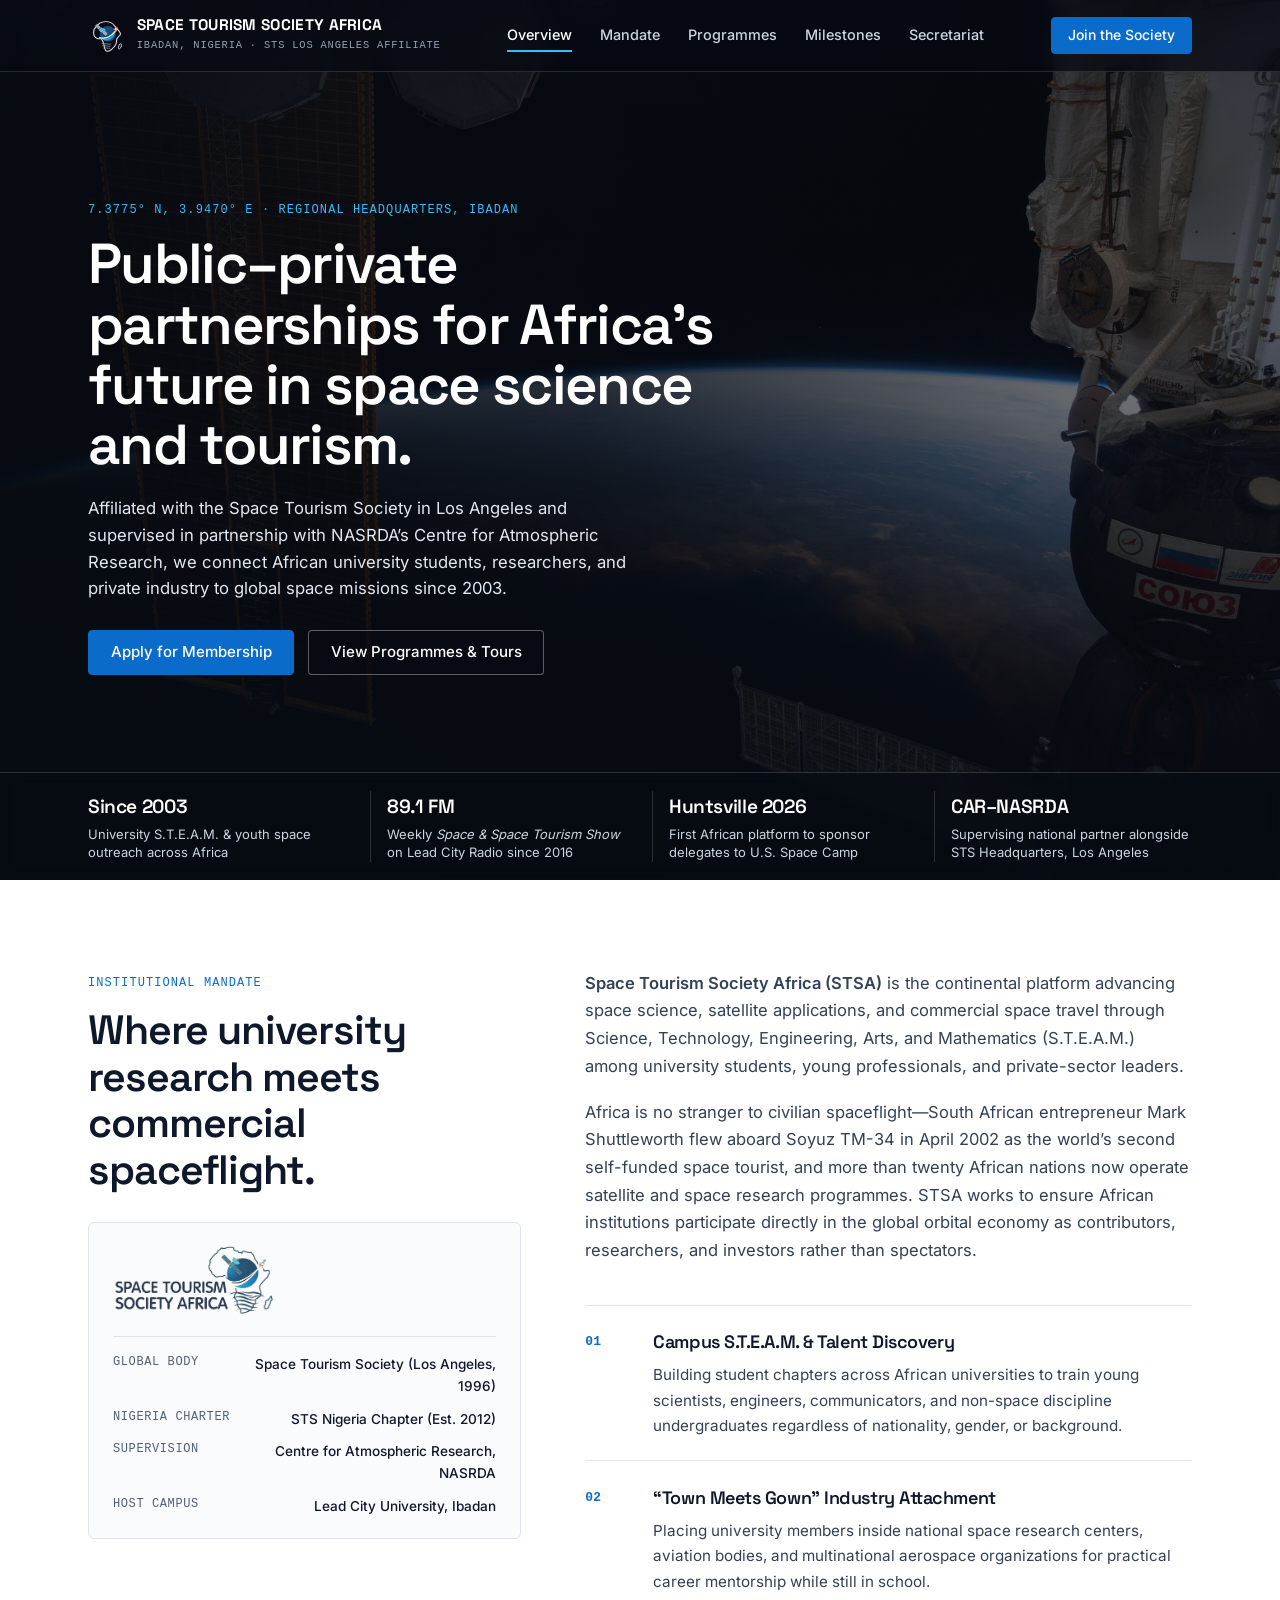
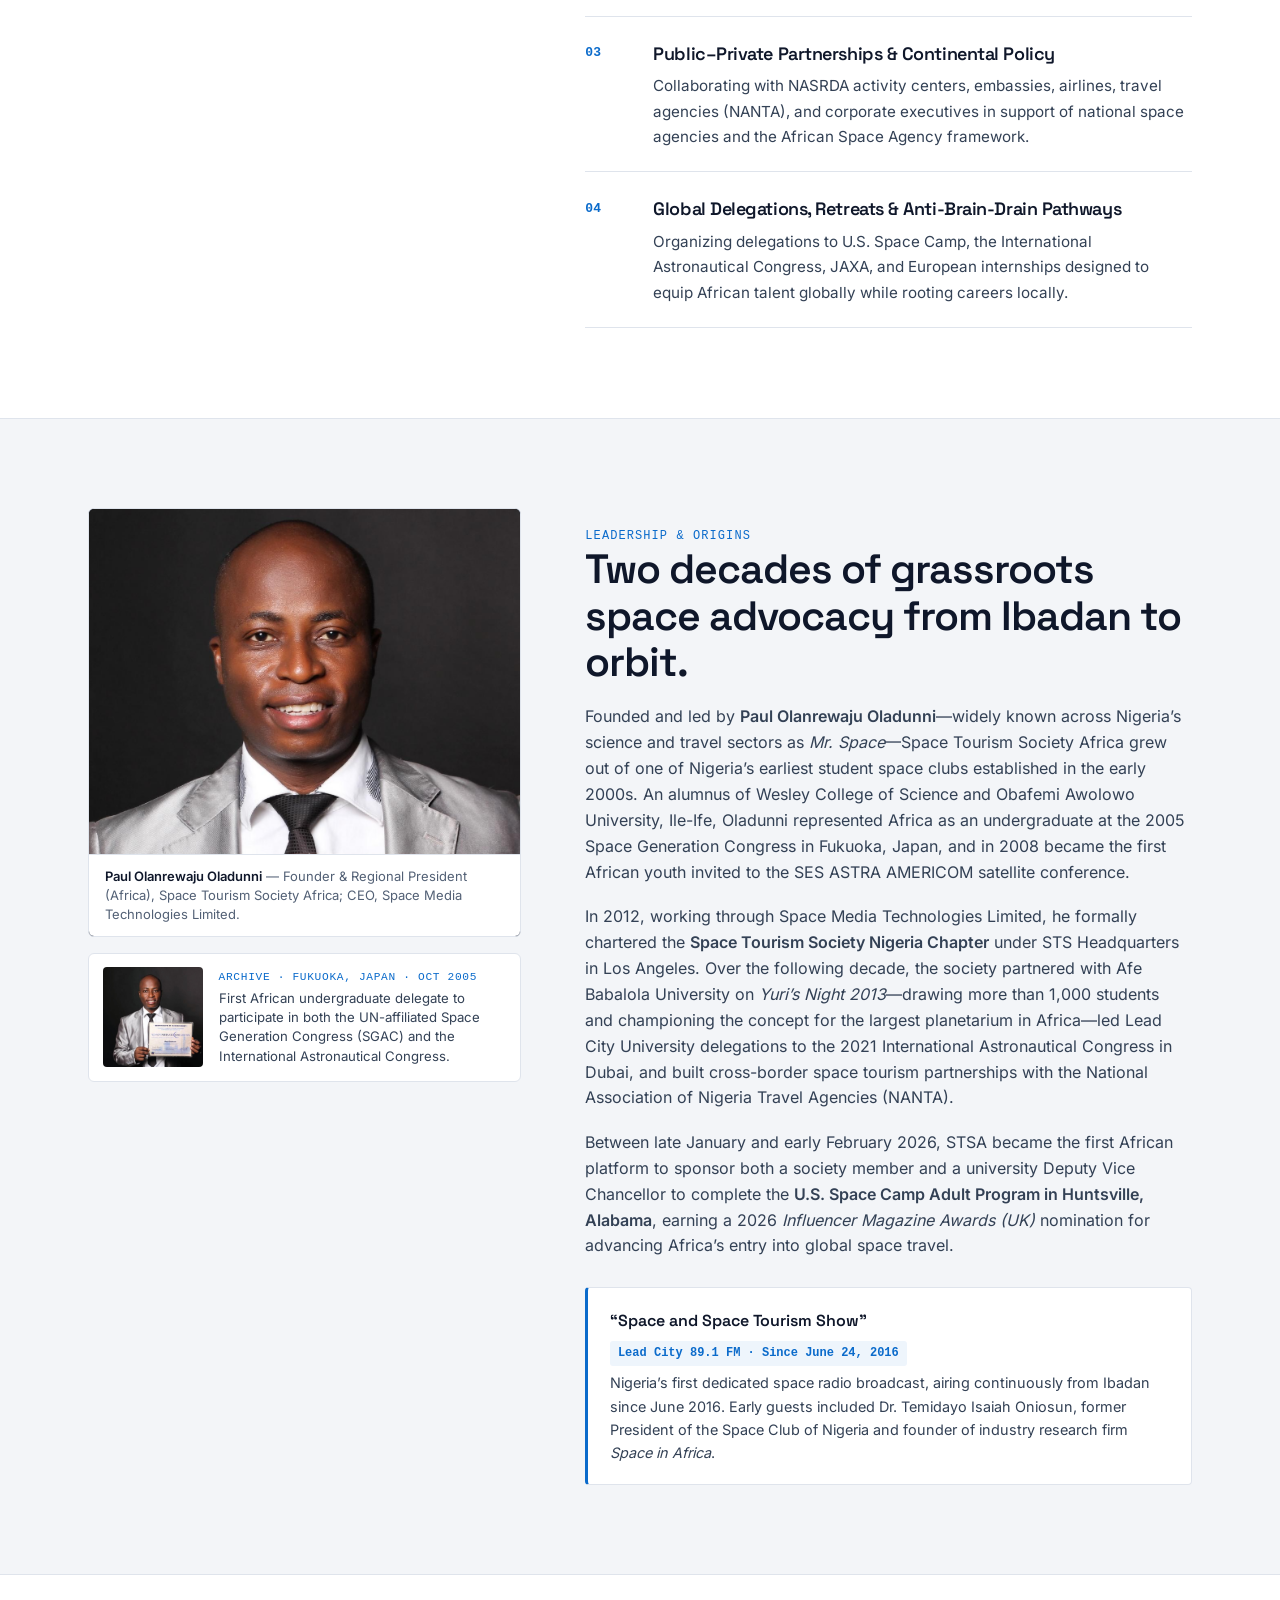
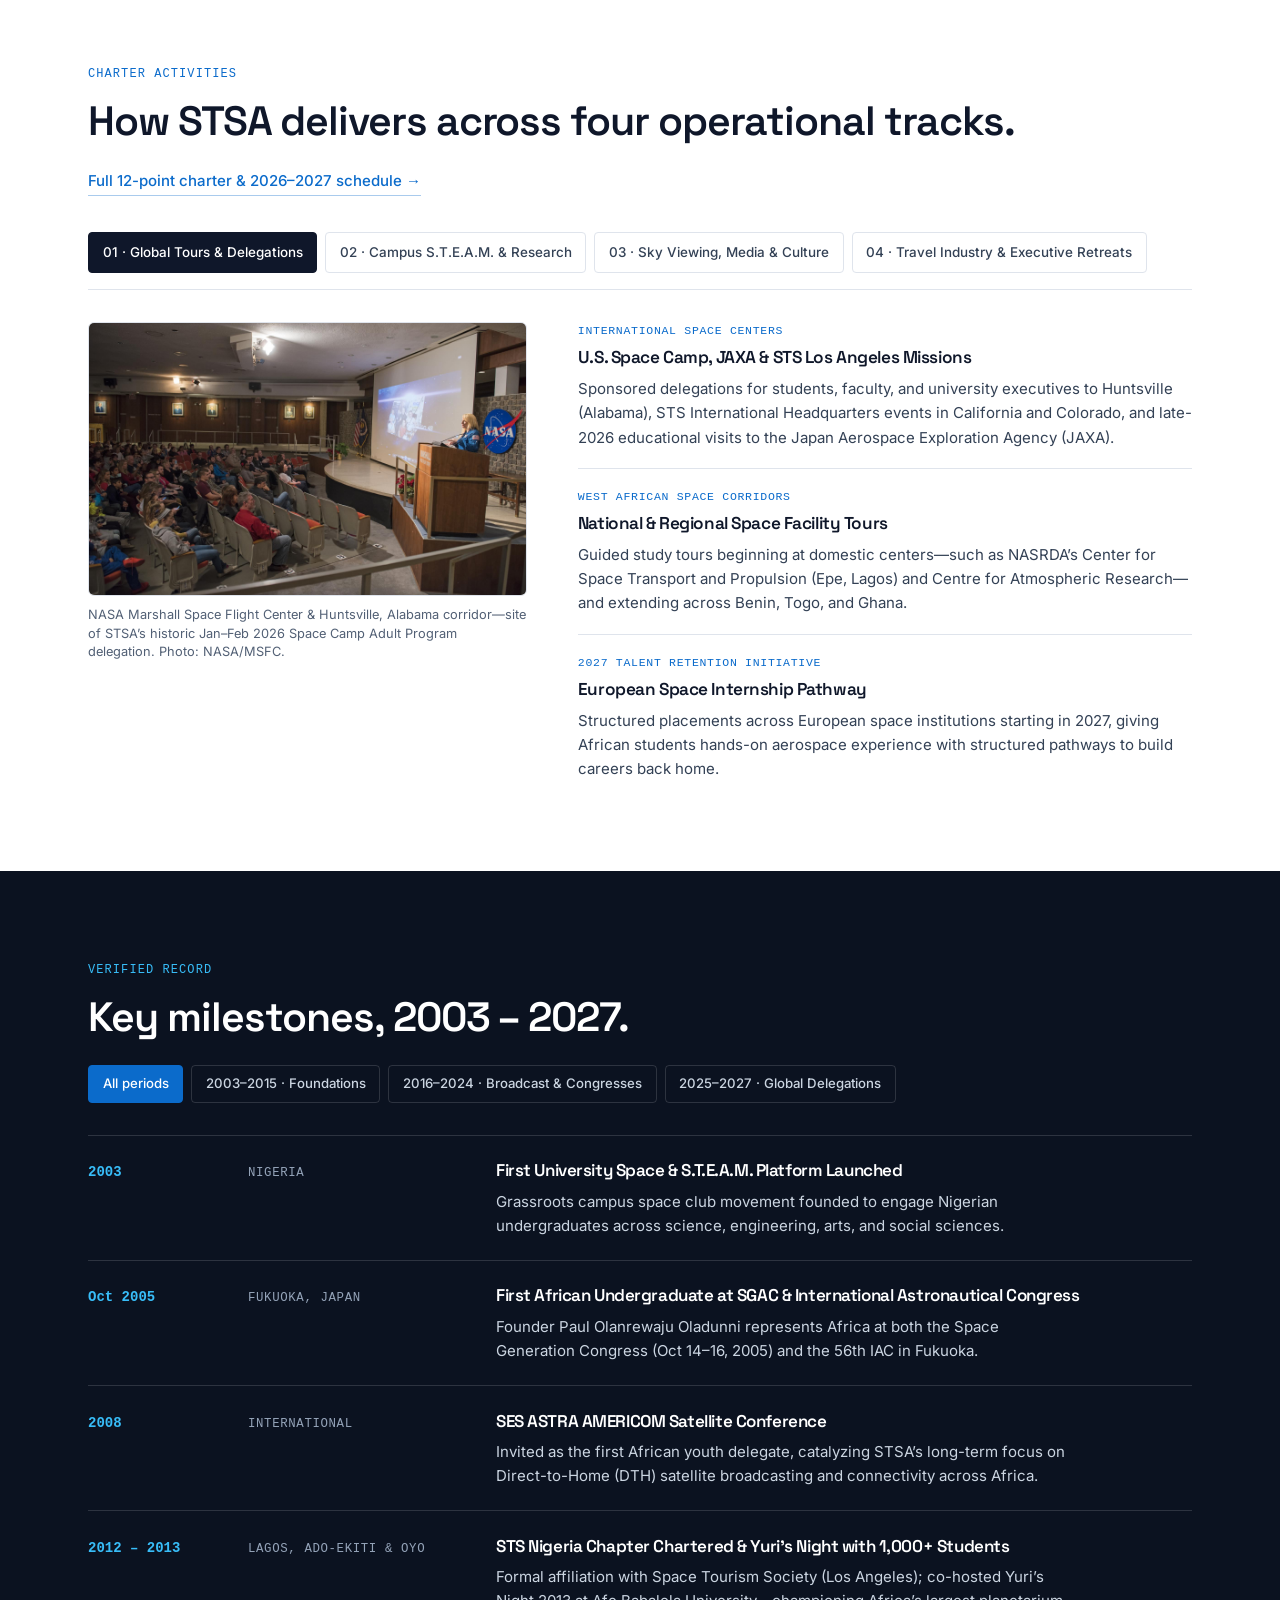
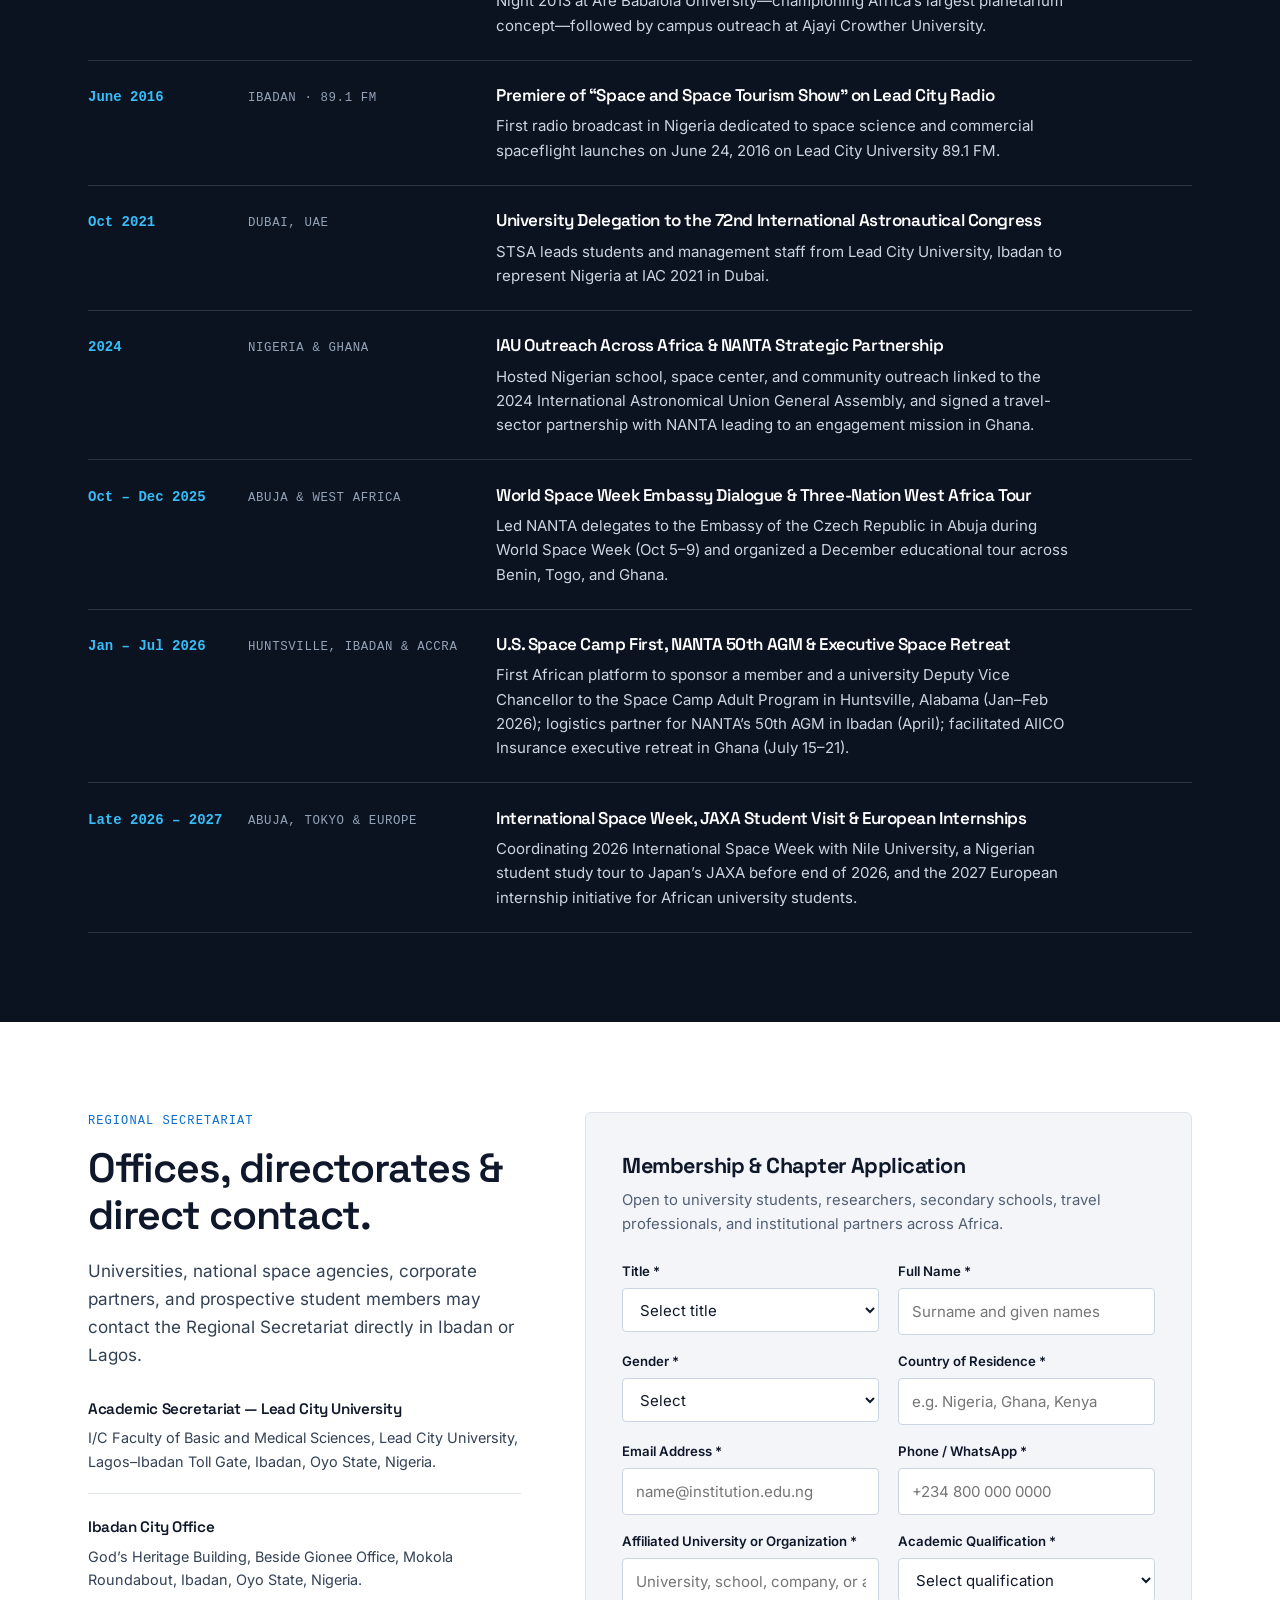
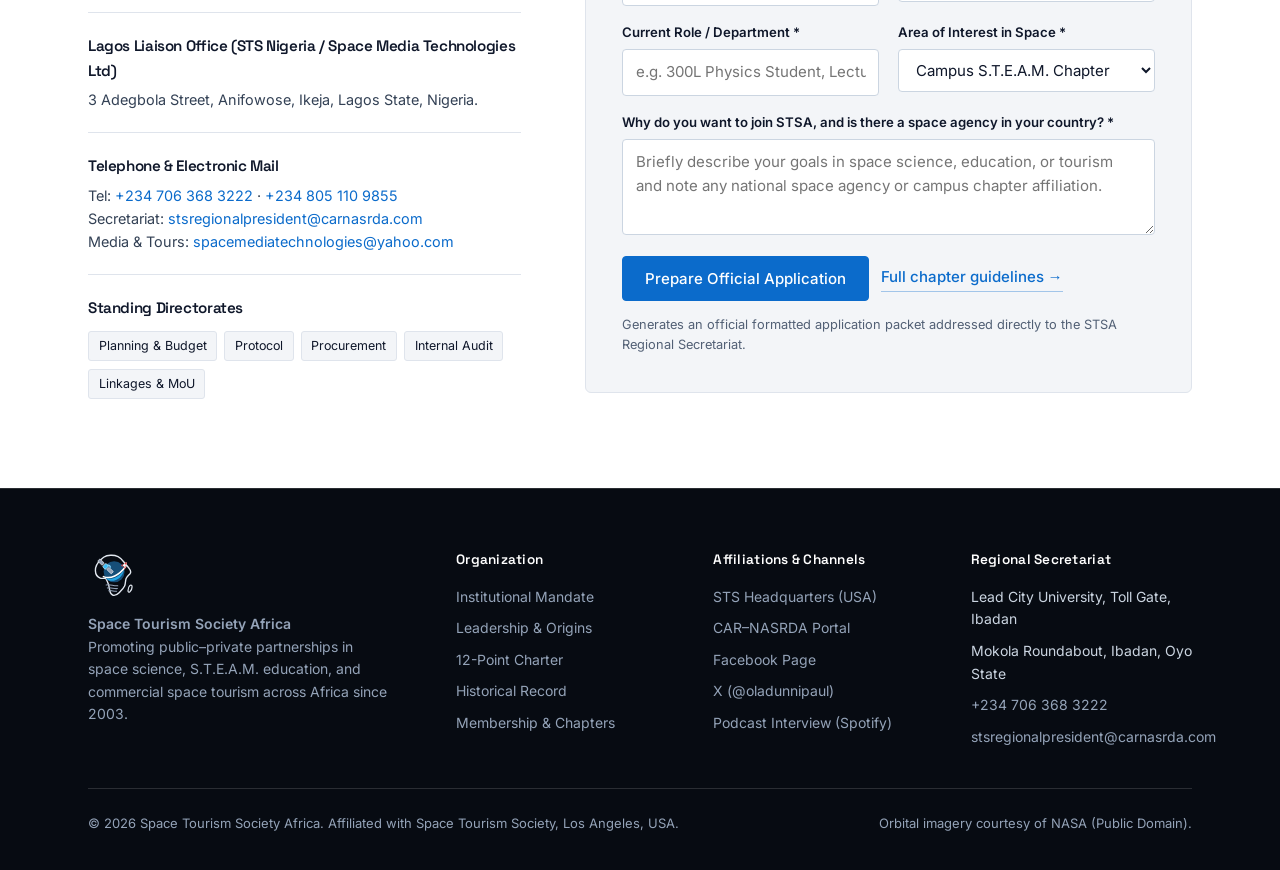
<file: index.html>
<!DOCTYPE html>
<html lang="en">
<head>
  <meta charset="utf-8">
  <meta name="viewport" content="width=device-width, initial-scale=1">
  <title>Space Tourism Society Africa — Official Regional Platform</title>
  <meta name="description" content="Space Tourism Society Africa (STSA) promotes public-private partnerships in space, university S.T.E.A.M. career development, and international space delegations across Africa. Headquartered in Ibadan, Nigeria and affiliated with Space Tourism Society, Los Angeles.">
  <link rel="icon" type="image/svg+xml" href="assets/images/favicon.svg">
  <link rel="stylesheet" href="css/styles.css">
</head>
<body>
  <a class="skip-link" href="#main-content">Skip to main content</a>

  <header class="site-header">
    <div class="container header-inner">
      <a class="brand" href="index.html" aria-label="Space Tourism Society Africa Home">
        <img class="brand-emblem" src="assets/images/stsa-mark-light.svg" width="38" height="38" alt="">
        <span class="brand-text">
          <span class="brand-name">SPACE TOURISM SOCIETY AFRICA</span>
          <span class="brand-sub">Ibadan, Nigeria &middot; STS Los Angeles Affiliate</span>
        </span>
      </a>

      <nav class="site-nav" aria-label="Primary navigation">
        <a href="index.html" aria-current="page">Overview</a>
        <a href="#mandate">Mandate</a>
        <a href="programmes.html">Programmes</a>
        <a href="#milestones">Milestones</a>
        <a href="#secretariat">Secretariat</a>
      </nav>

      <div class="header-actions">
        <a class="btn btn-primary btn-header" href="membership.html">Join the Society</a>
        <button class="nav-toggle" type="button" aria-expanded="false" aria-controls="mobile-menu" aria-label="Toggle navigation menu">
          <svg width="20" height="20" viewBox="0 0 24 24" fill="none" stroke="currentColor" stroke-width="2" stroke-linecap="round">
            <line x1="3" y1="6" x2="21" y2="6"></line>
            <line x1="3" y1="12" x2="21" y2="12"></line>
            <line x1="3" y1="18" x2="21" y2="18"></line>
          </svg>
        </button>
      </div>
    </div>

    <div class="mobile-menu" id="mobile-menu">
      <nav aria-label="Mobile navigation">
        <a href="index.html">Overview</a>
        <a href="#mandate">Mandate</a>
        <a href="programmes.html">Programmes &amp; Delegations</a>
        <a href="#milestones">Milestones</a>
        <a href="#secretariat">Regional Secretariat</a>
      </nav>
      <a class="btn btn-primary mobile-cta" href="membership.html">Apply for Membership</a>
    </div>
  </header>

  <main id="main-content">
    <!-- Hero -->
    <section class="hero" aria-labelledby="hero-heading">
      <div class="hero-media">
        <img
          src="assets/images/hero-orbital-sunset.jpg"
          alt="Low-Earth-orbit view across Earth's glowing blue atmospheric horizon framed by an International Space Station solar array"
          width="1920"
          height="1280"
          fetchpriority="high"
        >
      </div>

      <div class="container hero-body">
        <div class="hero-content">
          <p class="eyebrow eyebrow--dark">7.3775&deg; N, 3.9470&deg; E &middot; Regional Headquarters, Ibadan</p>
          <h1 class="hero-title" id="hero-heading">
            Public–private partnerships for Africa’s future in space science and tourism.
          </h1>
          <p class="hero-description">
            Affiliated with the Space Tourism Society in Los Angeles and supervised in partnership with NASRDA’s Centre for Atmospheric Research, we connect African university students, researchers, and private industry to global space missions since 2003.
          </p>
          <div class="hero-actions">
            <a class="btn btn-primary" href="membership.html">Apply for Membership</a>
            <a class="btn btn-outline-light" href="programmes.html">View Programmes &amp; Tours</a>
          </div>
        </div>
      </div>

      <div class="hero-ledger-wrap">
        <div class="container hero-ledger">
          <div class="ledger-item">
            <span class="ledger-value">Since 2003</span>
            <span class="ledger-label">University S.T.E.A.M. &amp; youth space outreach across Africa</span>
          </div>
          <div class="ledger-item">
            <span class="ledger-value">89.1 FM</span>
            <span class="ledger-label">Weekly <em>Space &amp; Space Tourism Show</em> on Lead City Radio since 2016</span>
          </div>
          <div class="ledger-item">
            <span class="ledger-value">Huntsville 2026</span>
            <span class="ledger-label">First African platform to sponsor delegates to U.S. Space Camp</span>
          </div>
          <div class="ledger-item">
            <span class="ledger-value">CAR–NASRDA</span>
            <span class="ledger-label">Supervising national partner alongside STS Headquarters, Los Angeles</span>
          </div>
        </div>
      </div>
    </section>

    <!-- Institutional Mandate -->
    <section class="section" id="mandate" aria-labelledby="mandate-heading">
      <div class="container mandate-grid">
        <div class="mandate-aside">
          <p class="eyebrow">Institutional Mandate</p>
          <h2 class="section-title" id="mandate-heading">Where university research meets commercial spaceflight.</h2>

          <div class="official-logo-box">
            <img
              src="assets/images/stsa-logo-dark.png"
              alt="Official emblem and wordmark of Space Tourism Society Africa"
              width="420"
              height="245"
              loading="lazy"
            >
            <ul class="affiliation-list">
              <li>
                <span class="affiliation-key">Global Body</span>
                <span class="affiliation-val">Space Tourism Society (Los Angeles, 1996)</span>
              </li>
              <li>
                <span class="affiliation-key">Nigeria Charter</span>
                <span class="affiliation-val">STS Nigeria Chapter (Est. 2012)</span>
              </li>
              <li>
                <span class="affiliation-key">Supervision</span>
                <span class="affiliation-val">Centre for Atmospheric Research, NASRDA</span>
              </li>
              <li>
                <span class="affiliation-key">Host Campus</span>
                <span class="affiliation-val">Lead City University, Ibadan</span>
              </li>
            </ul>
          </div>
        </div>

        <div class="mandate-prose">
          <p>
            <strong>Space Tourism Society Africa (STSA)</strong> is the continental platform advancing space science, satellite applications, and commercial space travel through Science, Technology, Engineering, Arts, and Mathematics (S.T.E.A.M.) among university students, young professionals, and private-sector leaders.
          </p>
          <p>
            Africa is no stranger to civilian spaceflight—South African entrepreneur Mark Shuttleworth flew aboard Soyuz TM-34 in April 2002 as the world’s second self-funded space tourist, and more than twenty African nations now operate satellite and space research programmes. STSA works to ensure African institutions participate directly in the global orbital economy as contributors, researchers, and investors rather than spectators.
          </p>

          <div class="pillars-list">
            <div class="pillar-row">
              <span class="pillar-num">01</span>
              <div>
                <h3>Campus S.T.E.A.M. &amp; Talent Discovery</h3>
                <p>Building student chapters across African universities to train young scientists, engineers, communicators, and non-space discipline undergraduates regardless of nationality, gender, or background.</p>
              </div>
            </div>

            <div class="pillar-row">
              <span class="pillar-num">02</span>
              <div>
                <h3>“Town Meets Gown” Industry Attachment</h3>
                <p>Placing university members inside national space research centers, aviation bodies, and multinational aerospace organizations for practical career mentorship while still in school.</p>
              </div>
            </div>

            <div class="pillar-row">
              <span class="pillar-num">03</span>
              <div>
                <h3>Public–Private Partnerships &amp; Continental Policy</h3>
                <p>Collaborating with NASRDA activity centers, embassies, airlines, travel agencies (NANTA), and corporate executives in support of national space agencies and the African Space Agency framework.</p>
              </div>
            </div>

            <div class="pillar-row">
              <span class="pillar-num">04</span>
              <div>
                <h3>Global Delegations, Retreats &amp; Anti-Brain-Drain Pathways</h3>
                <p>Organizing delegations to U.S. Space Camp, the International Astronautical Congress, JAXA, and European internships designed to equip African talent globally while rooting careers locally.</p>
              </div>
            </div>
          </div>
        </div>
      </div>
    </section>

    <!-- Leadership Profile -->
    <section class="section section--subtle" id="leadership" aria-labelledby="leadership-heading">
      <div class="container leadership-grid">
        <div class="portrait-stack">
          <figure class="media-frame">
            <img
              src="assets/images/paul-oladunni-portrait.jpg"
              alt="Paul Olanrewaju Oladunni, Founder and Regional President of Space Tourism Society Africa"
              width="1080"
              height="851"
              loading="lazy"
            >
            <figcaption class="media-caption">
              <strong>Paul Olanrewaju Oladunni</strong> &mdash; Founder &amp; Regional President (Africa), Space Tourism Society Africa; CEO, Space Media Technologies Limited.
            </figcaption>
          </figure>

          <div class="archival-card">
            <img
              src="assets/images/paul-oladunni-sgc-2005.jpg"
              alt="Archival photograph of Paul Oladunni holding his October 2005 Space Generation Congress certificate from Fukuoka, Japan"
              width="200"
              height="200"
              loading="lazy"
            >
            <div class="archival-meta">
              <span>Archive &middot; Fukuoka, Japan &middot; Oct 2005</span>
              First African undergraduate delegate to participate in both the UN-affiliated Space Generation Congress (SGAC) and the International Astronautical Congress.
            </div>
          </div>
        </div>

        <div class="leadership-body">
          <p class="eyebrow">Leadership &amp; Origins</p>
          <h2 class="section-title" id="leadership-heading">Two decades of grassroots space advocacy from Ibadan to orbit.</h2>

          <p>
            Founded and led by <strong>Paul Olanrewaju Oladunni</strong>—widely known across Nigeria’s science and travel sectors as <em>Mr. Space</em>—Space Tourism Society Africa grew out of one of Nigeria’s earliest student space clubs established in the early 2000s. An alumnus of Wesley College of Science and Obafemi Awolowo University, Ile-Ife, Oladunni represented Africa as an undergraduate at the 2005 Space Generation Congress in Fukuoka, Japan, and in 2008 became the first African youth invited to the SES ASTRA AMERICOM satellite conference.
          </p>
          <p>
            In 2012, working through Space Media Technologies Limited, he formally chartered the <strong>Space Tourism Society Nigeria Chapter</strong> under STS Headquarters in Los Angeles. Over the following decade, the society partnered with Afe Babalola University on <em>Yuri’s Night 2013</em>—drawing more than 1,000 students and championing the concept for the largest planetarium in Africa—led Lead City University delegations to the 2021 International Astronautical Congress in Dubai, and built cross-border space tourism partnerships with the National Association of Nigeria Travel Agencies (NANTA).
          </p>
          <p>
            Between late January and early February 2026, STSA became the first African platform to sponsor both a society member and a university Deputy Vice Chancellor to complete the <strong>U.S. Space Camp Adult Program in Huntsville, Alabama</strong>, earning a 2026 <em>Influencer Magazine Awards (UK)</em> nomination for advancing Africa’s entry into global space travel.
          </p>

          <div class="radio-callout">
            <div class="radio-callout-head">
              <span class="radio-callout-title">“Space and Space Tourism Show”</span>
              <span class="radio-freq">Lead City 89.1 FM &middot; Since June 24, 2016</span>
            </div>
            <p>
              Nigeria’s first dedicated space radio broadcast, airing continuously from Ibadan since June 2016. Early guests included Dr. Temidayo Isaiah Oniosun, former President of the Space Club of Nigeria and founder of industry research firm <em>Space in Africa</em>.
            </p>
          </div>
        </div>
      </div>
    </section>

    <!-- Interactive Programmes & Charter Activities -->
    <section class="section" id="programmes" aria-labelledby="programmes-heading">
      <div class="container">
        <div class="section-header-row">
          <div>
            <p class="eyebrow">Charter Activities</p>
            <h2 class="section-title" id="programmes-heading">How STSA delivers across four operational tracks.</h2>
          </div>
          <a class="text-link" href="programmes.html">Full 12-point charter &amp; 2026–2027 schedule &rarr;</a>
        </div>

        <div class="tabs-bar" role="tablist" aria-label="STSA Programme Categories">
          <button class="tab-btn" role="tab" type="button" id="tab-delegations" aria-selected="true" aria-controls="panel-delegations" data-tab-target="delegations">
            01 &middot; Global Tours &amp; Delegations
          </button>
          <button class="tab-btn" role="tab" type="button" id="tab-steam" aria-selected="false" aria-controls="panel-steam" data-tab-target="steam" tabindex="-1">
            02 &middot; Campus S.T.E.A.M. &amp; Research
          </button>
          <button class="tab-btn" role="tab" type="button" id="tab-public" aria-selected="false" aria-controls="panel-public" data-tab-target="public" tabindex="-1">
            03 &middot; Sky Viewing, Media &amp; Culture
          </button>
          <button class="tab-btn" role="tab" type="button" id="tab-industry" aria-selected="false" aria-controls="panel-industry" data-tab-target="industry" tabindex="-1">
            04 &middot; Travel Industry &amp; Executive Retreats
          </button>
        </div>

        <!-- Panel 1 -->
        <div class="programme-panel" role="tabpanel" id="panel-delegations" aria-labelledby="tab-delegations" data-tab-panel="delegations">
          <figure class="programme-visual">
            <img
              src="assets/images/huntsville-space-camp.jpg"
              alt="Auditorium briefing at NASA Marshall Space Flight Center in Huntsville, Alabama"
              width="960"
              height="600"
              loading="lazy"
            >
            <figcaption>
              NASA Marshall Space Flight Center &amp; Huntsville, Alabama corridor—site of STSA’s historic Jan–Feb 2026 Space Camp Adult Program delegation. Photo: NASA/MSFC.
            </figcaption>
          </figure>

          <div class="programme-items">
            <div class="programme-entry">
              <div class="programme-entry-meta">International Space Centers</div>
              <h3>U.S. Space Camp, JAXA &amp; STS Los Angeles Missions</h3>
              <p>Sponsored delegations for students, faculty, and university executives to Huntsville (Alabama), STS International Headquarters events in California and Colorado, and late-2026 educational visits to the Japan Aerospace Exploration Agency (JAXA).</p>
            </div>
            <div class="programme-entry">
              <div class="programme-entry-meta">West African Space Corridors</div>
              <h3>National &amp; Regional Space Facility Tours</h3>
              <p>Guided study tours beginning at domestic centers—such as NASRDA’s Center for Space Transport and Propulsion (Epe, Lagos) and Centre for Atmospheric Research—and extending across Benin, Togo, and Ghana.</p>
            </div>
            <div class="programme-entry">
              <div class="programme-entry-meta">2027 Talent Retention Initiative</div>
              <h3>European Space Internship Pathway</h3>
              <p>Structured placements across European space institutions starting in 2027, giving African students hands-on aerospace experience with structured pathways to build careers back home.</p>
            </div>
          </div>
        </div>

        <!-- Panel 2 -->
        <div class="programme-panel" role="tabpanel" id="panel-steam" aria-labelledby="tab-steam" data-tab-panel="steam" hidden>
          <figure class="programme-visual">
            <img
              src="assets/images/africa-atlantic-orbit.jpg"
              alt="Orbital photograph of northwest Africa's desert coastline meeting the deep blue Atlantic Ocean"
              width="960"
              height="638"
            >
            <figcaption>
              West and Northwest African coastline photographed from the International Space Station, illustrating atmospheric dust transport and Earth observation science. Photo: NASA.
            </figcaption>
          </figure>

          <div class="programme-items">
            <div class="programme-entry">
              <div class="programme-entry-meta">Conferences &amp; Symposia</div>
              <h3>Continental Space Seminars &amp; World Space Week</h3>
              <p>University conferences, bilateral embassy forums, and International Space Week programming co-hosted with partners including Lead City University, Afe Babalola University, and Nile University Abuja.</p>
            </div>
            <div class="programme-entry">
              <div class="programme-entry-meta">Practical Instrumentation</div>
              <h3>Space Equipment Handling &amp; Atmospheric Research</h3>
              <p>Hands-on student training on optical telescopes, satellite DTH receivers, and atmospheric instrumentation in partnership with NASRDA’s Centre for Atmospheric Research (CAR).</p>
            </div>
            <div class="programme-entry">
              <div class="programme-entry-meta">Student Innovation</div>
              <h3>Regional Space Competitions &amp; International Exhibitions</h3>
              <p>Inter-university design challenges and student research projects prepared for international exhibition at the International Astronautical Congress (IAC) and Space Renaissance forums.</p>
            </div>
          </div>
        </div>

        <!-- Panel 3 -->
        <div class="programme-panel" role="tabpanel" id="panel-public" aria-labelledby="tab-public" data-tab-panel="public" hidden>
          <figure class="programme-visual">
            <img
              src="assets/images/orbital-night-airglow.jpg"
              alt="Night sky airglow and stars above Earth's curved horizon captured from low Earth orbit"
              width="960"
              height="638"
            >
            <figcaption>
              Atmospheric nightglow and starfield photographed from low Earth orbit—inspiring STSA’s campus sky-viewing nights and IAU sidewalk astronomy outreach. Photo: NASA.
            </figcaption>
          </figure>

          <div class="programme-items">
            <div class="programme-entry">
              <div class="programme-entry-meta">Public Astronomy</div>
              <h3>Space / Sky Viewing &amp; School Outreach</h3>
              <p>Public stargazing evenings, secondary school STEM talks, sidewalk astronomy, and astronomy outreach across underserved communities and IDP camps in partnership with IAU initiatives.</p>
            </div>
            <div class="programme-entry">
              <div class="programme-entry-meta">Campus Culture</div>
              <h3>Yuri’s Night, The Space Party &amp; Chapter Pageants</h3>
              <p>High-attendance campus cultural events including <em>The Space Party</em>, <em>Mr. and Miss Space Tourism Society</em> across African university chapters, and the Annual Dinner &amp; Space Awards.</p>
            </div>
            <div class="programme-entry">
              <div class="programme-entry-meta">Broadcast Media</div>
              <h3>Radio &amp; Satellite Science Communication</h3>
              <p>Weekly public education on Lead City 89.1 FM demystifying satellite technology, space medicine, aviation hospitality, and commercial spaceflight for everyday listeners.</p>
            </div>
          </div>
        </div>

        <!-- Panel 4 -->
        <div class="programme-panel" role="tabpanel" id="panel-industry" aria-labelledby="tab-industry" data-tab-panel="industry" hidden>
          <figure class="programme-visual">
            <img
              src="assets/images/hero-iss-horizon.jpg"
              alt="International Space Station above Earth's bright blue limb"
              width="960"
              height="635"
            >
            <figcaption>
              Connecting African travel agencies, airlines, insurers, and diplomatic missions to commercial spaceflight and astro-tourism markets. Photo: NASA.
            </figcaption>
          </figure>

          <div class="programme-items">
            <div class="programme-entry">
              <div class="programme-entry-meta">Aviation &amp; Travel Sector</div>
              <h3>NANTA Strategic Space-Travel Partnership</h3>
              <p>Working alongside the National Association of Nigeria Travel Agencies (NANTA) since 2024 on cross-border West African tours, embassy space dialogues in Abuja, and NANTA’s 50th AGM in Ibadan.</p>
            </div>
            <div class="programme-entry">
              <div class="programme-entry-meta">Corporate Leadership</div>
              <h3>Executive Space &amp; Strategy Retreats</h3>
              <p>Curated international executive retreats—such as the July 2026 one-week Ghana executive retreat facilitated for AIICO Insurance leadership—linking corporate strategy with frontier technology.</p>
            </div>
            <div class="programme-entry">
              <div class="programme-entry-meta">Diplomatic &amp; Carrier Linkages</div>
              <h3>Embassy &amp; Airline Sponsorship Dialogues</h3>
              <p>Bilateral collaborations with foreign missions (including the Embassy of the Czech Republic in Abuja) and carrier discussions to expand African access to global space congresses.</p>
            </div>
          </div>
        </div>
      </div>
    </section>

    <!-- Chronological Milestones -->
    <section class="section section--dark" id="milestones" aria-labelledby="milestones-heading">
      <div class="container">
        <p class="eyebrow eyebrow--dark">Verified Record</p>
        <h2 class="section-title" id="milestones-heading">Key milestones, 2003 – 2027.</h2>

        <div class="timeline-controls" role="group" aria-label="Filter milestones by period">
          <button class="filter-chip is-active" type="button" data-era-filter="all" aria-pressed="true">All periods</button>
          <button class="filter-chip" type="button" data-era-filter="foundations" aria-pressed="false">2003–2015 &middot; Foundations</button>
          <button class="filter-chip" type="button" data-era-filter="expansion" aria-pressed="false">2016–2024 &middot; Broadcast &amp; Congresses</button>
          <button class="filter-chip" type="button" data-era-filter="global" aria-pressed="false">2025–2027 &middot; Global Delegations</button>
        </div>

        <div class="timeline-ledger">
          <article class="timeline-row" data-era="foundations">
            <div class="timeline-year">2003</div>
            <div class="timeline-place">Nigeria</div>
            <div class="timeline-detail">
              <h3>First University Space &amp; S.T.E.A.M. Platform Launched</h3>
              <p>Grassroots campus space club movement founded to engage Nigerian undergraduates across science, engineering, arts, and social sciences.</p>
            </div>
          </article>

          <article class="timeline-row" data-era="foundations">
            <div class="timeline-year">Oct 2005</div>
            <div class="timeline-place">Fukuoka, Japan</div>
            <div class="timeline-detail">
              <h3>First African Undergraduate at SGAC &amp; International Astronautical Congress</h3>
              <p>Founder Paul Olanrewaju Oladunni represents Africa at both the Space Generation Congress (Oct 14–16, 2005) and the 56th IAC in Fukuoka.</p>
            </div>
          </article>

          <article class="timeline-row" data-era="foundations">
            <div class="timeline-year">2008</div>
            <div class="timeline-place">International</div>
            <div class="timeline-detail">
              <h3>SES ASTRA AMERICOM Satellite Conference</h3>
              <p>Invited as the first African youth delegate, catalyzing STSA’s long-term focus on Direct-to-Home (DTH) satellite broadcasting and connectivity across Africa.</p>
            </div>
          </article>

          <article class="timeline-row" data-era="foundations">
            <div class="timeline-year">2012 – 2013</div>
            <div class="timeline-place">Lagos, Ado-Ekiti &amp; Oyo</div>
            <div class="timeline-detail">
              <h3>STS Nigeria Chapter Chartered &amp; Yuri’s Night with 1,000+ Students</h3>
              <p>Formal affiliation with Space Tourism Society (Los Angeles); co-hosted Yuri’s Night 2013 at Afe Babalola University—championing Africa’s largest planetarium concept—followed by campus outreach at Ajayi Crowther University.</p>
            </div>
          </article>

          <article class="timeline-row" data-era="expansion">
            <div class="timeline-year">June 2016</div>
            <div class="timeline-place">Ibadan &middot; 89.1 FM</div>
            <div class="timeline-detail">
              <h3>Premiere of “Space and Space Tourism Show” on Lead City Radio</h3>
              <p>First radio broadcast in Nigeria dedicated to space science and commercial spaceflight launches on June 24, 2016 on Lead City University 89.1 FM.</p>
            </div>
          </article>

          <article class="timeline-row" data-era="expansion">
            <div class="timeline-year">Oct 2021</div>
            <div class="timeline-place">Dubai, UAE</div>
            <div class="timeline-detail">
              <h3>University Delegation to the 72nd International Astronautical Congress</h3>
              <p>STSA leads students and management staff from Lead City University, Ibadan to represent Nigeria at IAC 2021 in Dubai.</p>
            </div>
          </article>

          <article class="timeline-row" data-era="expansion">
            <div class="timeline-year">2024</div>
            <div class="timeline-place">Nigeria &amp; Ghana</div>
            <div class="timeline-detail">
              <h3>IAU Outreach Across Africa &amp; NANTA Strategic Partnership</h3>
              <p>Hosted Nigerian school, space center, and community outreach linked to the 2024 International Astronomical Union General Assembly, and signed a travel-sector partnership with NANTA leading to an engagement mission in Ghana.</p>
            </div>
          </article>

          <article class="timeline-row" data-era="global">
            <div class="timeline-year">Oct – Dec 2025</div>
            <div class="timeline-place">Abuja &amp; West Africa</div>
            <div class="timeline-detail">
              <h3>World Space Week Embassy Dialogue &amp; Three-Nation West Africa Tour</h3>
              <p>Led NANTA delegates to the Embassy of the Czech Republic in Abuja during World Space Week (Oct 5–9) and organized a December educational tour across Benin, Togo, and Ghana.</p>
            </div>
          </article>

          <article class="timeline-row" data-era="global">
            <div class="timeline-year">Jan – Jul 2026</div>
            <div class="timeline-place">Huntsville, Ibadan &amp; Accra</div>
            <div class="timeline-detail">
              <h3>U.S. Space Camp First, NANTA 50th AGM &amp; Executive Space Retreat</h3>
              <p>First African platform to sponsor a member and a university Deputy Vice Chancellor to the Space Camp Adult Program in Huntsville, Alabama (Jan–Feb 2026); logistics partner for NANTA’s 50th AGM in Ibadan (April); facilitated AIICO Insurance executive retreat in Ghana (July 15–21).</p>
            </div>
          </article>

          <article class="timeline-row" data-era="global">
            <div class="timeline-year">Late 2026 – 2027</div>
            <div class="timeline-place">Abuja, Tokyo &amp; Europe</div>
            <div class="timeline-detail">
              <h3>International Space Week, JAXA Student Visit &amp; European Internships</h3>
              <p>Coordinating 2026 International Space Week with Nile University, a Nigerian student study tour to Japan’s JAXA before end of 2026, and the 2027 European internship initiative for African university students.</p>
            </div>
          </article>
        </div>
      </div>
    </section>

    <!-- Secretariat & Contact / Quick Membership Entry -->
    <section class="section" id="secretariat" aria-labelledby="secretariat-heading">
      <div class="container contact-split">
        <div>
          <p class="eyebrow">Regional Secretariat</p>
          <h2 class="section-title" id="secretariat-heading">Offices, directorates &amp; direct contact.</h2>
          <p class="section-lead">
            Universities, national space agencies, corporate partners, and prospective student members may contact the Regional Secretariat directly in Ibadan or Lagos.
          </p>

          <div class="office-list">
            <div class="office-block">
              <h3>Academic Secretariat &mdash; Lead City University</h3>
              <p>I/C Faculty of Basic and Medical Sciences, Lead City University, Lagos–Ibadan Toll Gate, Ibadan, Oyo State, Nigeria.</p>
            </div>

            <div class="office-block">
              <h3>Ibadan City Office</h3>
              <p>God’s Heritage Building, Beside Gionee Office, Mokola Roundabout, Ibadan, Oyo State, Nigeria.</p>
            </div>

            <div class="office-block">
              <h3>Lagos Liaison Office (STS Nigeria / Space Media Technologies Ltd)</h3>
              <p>3 Adegbola Street, Anifowose, Ikeja, Lagos State, Nigeria.</p>
            </div>

            <div class="office-block">
              <h3>Telephone &amp; Electronic Mail</h3>
              <p>
                Tel: <a href="tel:+2347063683222">+234 706 368 3222</a> &middot; <a href="tel:+2348051109855">+234 805 110 9855</a><br>
                Secretariat: <a href="mailto:stsregionalpresident@carnasrda.com">stsregionalpresident@carnasrda.com</a><br>
                Media &amp; Tours: <a href="mailto:spacemediatechnologies@yahoo.com">spacemediatechnologies@yahoo.com</a>
              </p>
            </div>

            <div class="office-block">
              <h3>Standing Directorates</h3>
              <div class="directorate-tags">
                <span class="directorate-tag">Planning &amp; Budget</span>
                <span class="directorate-tag">Protocol</span>
                <span class="directorate-tag">Procurement</span>
                <span class="directorate-tag">Internal Audit</span>
                <span class="directorate-tag">Linkages &amp; MoU</span>
              </div>
            </div>
          </div>
        </div>

        <div class="form-panel" id="apply">
          <h3>Membership &amp; Chapter Application</h3>
          <p>Open to university students, researchers, secondary schools, travel professionals, and institutional partners across Africa.</p>

          <form id="stsa-membership-form">
            <div style="position:absolute;left:-9999px;" aria-hidden="true">
              <label for="website-check-home">Leave this field blank</label>
              <input type="text" id="website-check-home" name="website_check" tabindex="-1" autocomplete="off">
            </div>

            <div class="form-grid">
              <div class="form-field">
                <label for="title-home">Title *</label>
                <select id="title-home" name="title" required>
                  <option value="">Select title</option>
                  <option value="Mr.">Mr.</option>
                  <option value="Ms.">Ms.</option>
                  <option value="Mrs.">Mrs.</option>
                  <option value="Dr.">Dr.</option>
                  <option value="Prof.">Professor</option>
                </select>
              </div>

              <div class="form-field">
                <label for="full-name-home">Full Name *</label>
                <input type="text" id="full-name-home" name="full_name" placeholder="Surname and given names" required>
              </div>

              <div class="form-field">
                <label for="gender-home">Gender *</label>
                <select id="gender-home" name="gender" required>
                  <option value="">Select</option>
                  <option value="Female">Female</option>
                  <option value="Male">Male</option>
                  <option value="Prefer not to state">Prefer not to state</option>
                </select>
              </div>

              <div class="form-field">
                <label for="country-home">Country of Residence *</label>
                <input type="text" id="country-home" name="country" placeholder="e.g. Nigeria, Ghana, Kenya" required>
              </div>

              <div class="form-field">
                <label for="email-home">Email Address *</label>
                <input type="email" id="email-home" name="email" placeholder="name@institution.edu.ng" required>
              </div>

              <div class="form-field">
                <label for="phone-home">Phone / WhatsApp *</label>
                <input type="tel" id="phone-home" name="phone" placeholder="+234 800 000 0000" required>
              </div>

              <div class="form-field">
                <label for="institution-home">Affiliated University or Organization *</label>
                <input type="text" id="institution-home" name="institution" placeholder="University, school, company, or agency" required>
              </div>

              <div class="form-field">
                <label for="qualification-home">Academic Qualification *</label>
                <select id="qualification-home" name="qualification" required>
                  <option value="">Select qualification</option>
                  <option value="Secondary School">Secondary School</option>
                  <option value="OND / NCE / HND">OND / NCE / HND</option>
                  <option value="B.Sc / Undergraduate">B.Sc / Undergraduate</option>
                  <option value="M.Sc / M.Phil">M.Sc / M.Phil</option>
                  <option value="Ph.D">Ph.D</option>
                  <option value="Industry / Executive">Industry / Executive</option>
                </select>
              </div>

              <div class="form-field">
                <label for="position-home">Current Role / Department *</label>
                <input type="text" id="position-home" name="position" placeholder="e.g. 300L Physics Student, Lecturer, Travel Consultant" required>
              </div>

              <div class="form-field">
                <label for="interest-area">Area of Interest in Space *</label>
                <select id="interest-area" name="interest" required>
                  <option value="Campus S.T.E.A.M. Chapter">Campus S.T.E.A.M. Chapter</option>
                  <option value="International Space Tours & Space Camp">International Space Tours &amp; Space Camp</option>
                  <option value="JAXA / European Student Internships">JAXA / European Student Internships</option>
                  <option value="Satellite & Atmospheric Research">Satellite &amp; Atmospheric Research</option>
                  <option value="Space Media, Policy & Astro-Tourism">Space Media, Policy &amp; Astro-Tourism</option>
                  <option value="Corporate / Institutional MoU">Corporate / Institutional MoU</option>
                </select>
              </div>

              <div class="form-field form-field--full">
                <label for="statement-home">Why do you want to join STSA, and is there a space agency in your country? *</label>
                <textarea id="statement-home" name="statement" placeholder="Briefly describe your goals in space science, education, or tourism and note any national space agency or campus chapter affiliation." required></textarea>
              </div>
            </div>

            <div class="form-actions">
              <button class="btn btn-primary" type="submit">Prepare Official Application</button>
              <a class="text-link" href="membership.html">Full chapter guidelines &rarr;</a>
            </div>
            <p class="form-note">Generates an official formatted application packet addressed directly to the STSA Regional Secretariat.</p>
          </form>

          <div class="form-status" id="form-status" role="status" aria-live="polite" hidden>
            <h4>Application Packet Ready (<span id="application-ref"></span>)</h4>
            <p>Click below to send your completed application directly via your email client to <strong>stsregionalpresident@carnasrda.com</strong>, or copy/download a copy for your records.</p>
            <div class="status-actions">
              <a class="btn btn-primary" id="open-mailto-btn" href="mailto:stsregionalpresident@carnasrda.com">Send via Email Client</a>
              <button class="btn btn-secondary" type="button" id="copy-application-btn">Copy Text</button>
              <button class="btn btn-secondary" type="button" id="download-application-btn">Download .txt Receipt</button>
            </div>
          </div>
        </div>
      </div>
    </section>
  </main>

  <footer class="site-footer">
    <div class="container">
      <div class="footer-grid">
        <div class="footer-brand">
          <img src="assets/images/stsa-mark-light.svg" width="48" height="48" alt="Space Tourism Society Africa emblem">
          <p>
            <strong>Space Tourism Society Africa</strong><br>
            Promoting public–private partnerships in space science, S.T.E.A.M. education, and commercial space tourism across Africa since 2003.
          </p>
        </div>

        <div class="footer-col">
          <h4>Organization</h4>
          <ul class="footer-links">
            <li><a href="index.html#mandate">Institutional Mandate</a></li>
            <li><a href="index.html#leadership">Leadership &amp; Origins</a></li>
            <li><a href="programmes.html">12-Point Charter</a></li>
            <li><a href="index.html#milestones">Historical Record</a></li>
            <li><a href="membership.html">Membership &amp; Chapters</a></li>
          </ul>
        </div>

        <div class="footer-col">
          <h4>Affiliations &amp; Channels</h4>
          <ul class="footer-links">
            <li><a href="https://spacetourismsociety.org/sts-nigeria/" target="_blank" rel="noopener noreferrer">STS Headquarters (USA)</a></li>
            <li><a href="https://carnasrda.com/spacetourismsocietyafrica/" target="_blank" rel="noopener noreferrer">CAR–NASRDA Portal</a></li>
            <li><a href="https://www.facebook.com/SpaceTourismSocietyAfrica/" target="_blank" rel="noopener noreferrer">Facebook Page</a></li>
            <li><a href="https://x.com/oladunnipaul" target="_blank" rel="noopener noreferrer">X (@oladunnipaul)</a></li>
            <li><a href="https://open.spotify.com/episode/3y3xkBuPSXyBeI6J804isi" target="_blank" rel="noopener noreferrer">Podcast Interview (Spotify)</a></li>
          </ul>
        </div>

        <div class="footer-col">
          <h4>Regional Secretariat</h4>
          <ul class="footer-links">
            <li>Lead City University, Toll Gate, Ibadan</li>
            <li>Mokola Roundabout, Ibadan, Oyo State</li>
            <li><a href="tel:+2347063683222">+234 706 368 3222</a></li>
            <li><a href="mailto:stsregionalpresident@carnasrda.com">stsregionalpresident@carnasrda.com</a></li>
          </ul>
        </div>
      </div>

      <div class="footer-bottom">
        <span>&copy; 2026 Space Tourism Society Africa. Affiliated with Space Tourism Society, Los Angeles, USA.</span>
        <span>Orbital imagery courtesy of NASA (Public Domain).</span>
      </div>
    </div>
  </footer>

  <script src="js/main.js" defer></script>
</body>
</html>
</file>
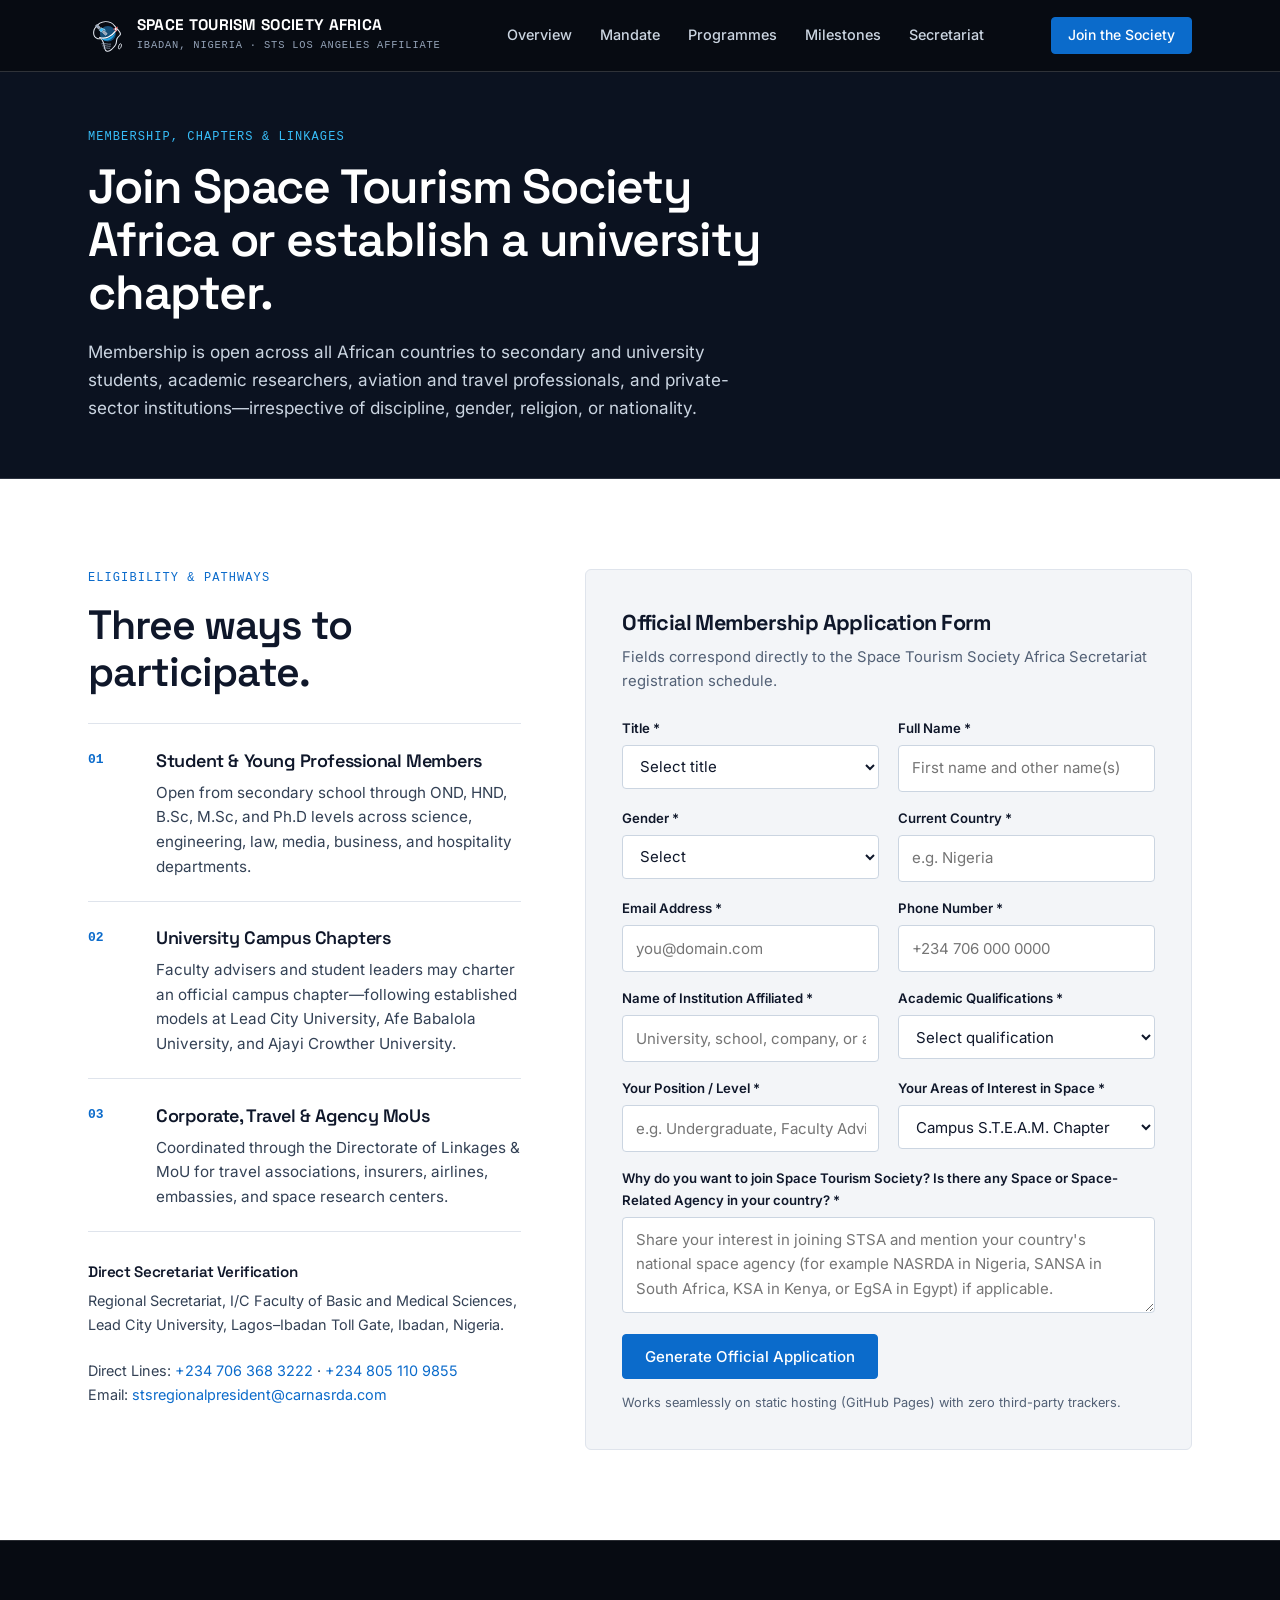
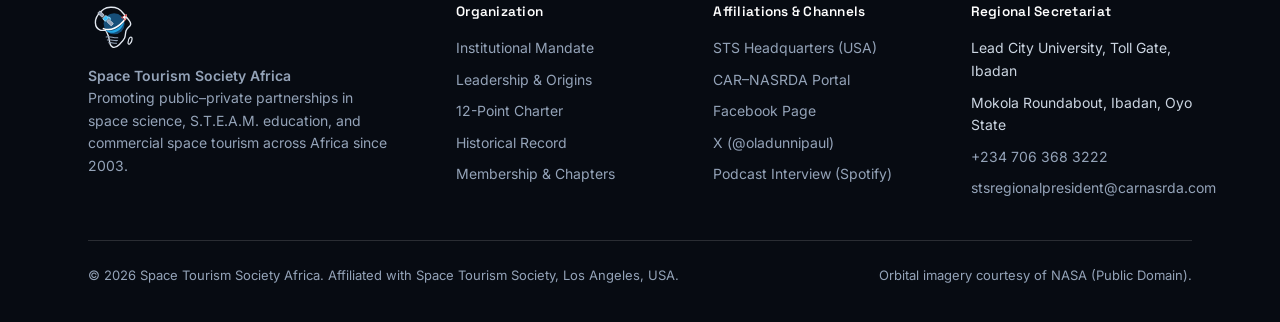
<file: membership.html>
<!DOCTYPE html>
<html lang="en">
<head>
  <meta charset="utf-8">
  <meta name="viewport" content="width=device-width, initial-scale=1">
  <title>Membership &amp; Campus Chapters — Space Tourism Society Africa</title>
  <meta name="description" content="Apply to join Space Tourism Society Africa, charter a university S.T.E.A.M. chapter, or partner on international delegations and executive space retreats.">
  <link rel="icon" type="image/svg+xml" href="assets/images/favicon.svg">
  <link rel="stylesheet" href="css/styles.css">
</head>
<body>
  <a class="skip-link" href="#main-content">Skip to main content</a>

  <header class="site-header is-solid" data-always-solid="true">
    <div class="container header-inner">
      <a class="brand" href="index.html" aria-label="Space Tourism Society Africa Home">
        <img class="brand-emblem" src="assets/images/stsa-mark-light.svg" width="38" height="38" alt="">
        <span class="brand-text">
          <span class="brand-name">SPACE TOURISM SOCIETY AFRICA</span>
          <span class="brand-sub">Ibadan, Nigeria &middot; STS Los Angeles Affiliate</span>
        </span>
      </a>

      <nav class="site-nav" aria-label="Primary navigation">
        <a href="index.html">Overview</a>
        <a href="index.html#mandate">Mandate</a>
        <a href="programmes.html">Programmes</a>
        <a href="index.html#milestones">Milestones</a>
        <a href="index.html#secretariat">Secretariat</a>
      </nav>

      <div class="header-actions">
        <a class="btn btn-primary btn-header" href="membership.html" aria-current="page">Join the Society</a>
        <button class="nav-toggle" type="button" aria-expanded="false" aria-controls="mobile-menu" aria-label="Toggle navigation menu">
          <svg width="20" height="20" viewBox="0 0 24 24" fill="none" stroke="currentColor" stroke-width="2" stroke-linecap="round">
            <line x1="3" y1="6" x2="21" y2="6"></line>
            <line x1="3" y1="12" x2="21" y2="12"></line>
            <line x1="3" y1="18" x2="21" y2="18"></line>
          </svg>
        </button>
      </div>
    </div>

    <div class="mobile-menu" id="mobile-menu">
      <nav aria-label="Mobile navigation">
        <a href="index.html">Overview</a>
        <a href="index.html#mandate">Mandate</a>
        <a href="programmes.html">Programmes &amp; Delegations</a>
        <a href="index.html#milestones">Milestones</a>
        <a href="index.html#secretariat">Regional Secretariat</a>
      </nav>
      <a class="btn btn-primary mobile-cta" href="membership.html">Apply for Membership</a>
    </div>
  </header>

  <main id="main-content">
    <section class="page-hero">
      <div class="container">
        <p class="eyebrow eyebrow--dark">Membership, Chapters &amp; Linkages</p>
        <h1>Join Space Tourism Society Africa or establish a university chapter.</h1>
        <p class="section-lead">
          Membership is open across all African countries to secondary and university students, academic researchers, aviation and travel professionals, and private-sector institutions—irrespective of discipline, gender, religion, or nationality.
        </p>
      </div>
    </section>

    <section class="section">
      <div class="container contact-split">
        <div>
          <p class="eyebrow">Eligibility &amp; Pathways</p>
          <h2 class="section-title">Three ways to participate.</h2>

          <div class="pillars-list" style="margin-top:1.75rem;">
            <div class="pillar-row">
              <span class="pillar-num">01</span>
              <div>
                <h3>Student &amp; Young Professional Members</h3>
                <p>Open from secondary school through OND, HND, B.Sc, M.Sc, and Ph.D levels across science, engineering, law, media, business, and hospitality departments.</p>
              </div>
            </div>

            <div class="pillar-row">
              <span class="pillar-num">02</span>
              <div>
                <h3>University Campus Chapters</h3>
                <p>Faculty advisers and student leaders may charter an official campus chapter—following established models at Lead City University, Afe Babalola University, and Ajayi Crowther University.</p>
              </div>
            </div>

            <div class="pillar-row">
              <span class="pillar-num">03</span>
              <div>
                <h3>Corporate, Travel &amp; Agency MoUs</h3>
                <p>Coordinated through the Directorate of Linkages &amp; MoU for travel associations, insurers, airlines, embassies, and space research centers.</p>
              </div>
            </div>
          </div>

          <div class="office-list">
            <div class="office-block">
              <h3>Direct Secretariat Verification</h3>
              <p>
                Regional Secretariat, I/C Faculty of Basic and Medical Sciences, Lead City University, Lagos–Ibadan Toll Gate, Ibadan, Nigeria.<br><br>
                Direct Lines: <a href="tel:+2347063683222">+234 706 368 3222</a> &middot; <a href="tel:+2348051109855">+234 805 110 9855</a><br>
                Email: <a href="mailto:stsregionalpresident@carnasrda.com">stsregionalpresident@carnasrda.com</a>
              </p>
            </div>
          </div>
        </div>

        <div class="form-panel">
          <h3>Official Membership Application Form</h3>
          <p>Fields correspond directly to the Space Tourism Society Africa Secretariat registration schedule.</p>

          <form id="stsa-membership-form">
            <div style="position:absolute;left:-9999px;" aria-hidden="true">
              <label for="website-check-member">Leave this field blank</label>
              <input type="text" id="website-check-member" name="website_check" tabindex="-1" autocomplete="off">
            </div>

            <div class="form-grid">
              <div class="form-field">
                <label for="title-m">Title *</label>
                <select id="title-m" name="title" required>
                  <option value="">Select title</option>
                  <option value="Mr.">Mr.</option>
                  <option value="Ms.">Ms.</option>
                  <option value="Mrs.">Mrs.</option>
                  <option value="Dr.">Dr.</option>
                  <option value="Prof.">Professor</option>
                </select>
              </div>

              <div class="form-field">
                <label for="full-name-m">Full Name *</label>
                <input type="text" id="full-name-m" name="full_name" placeholder="First name and other name(s)" required>
              </div>

              <div class="form-field">
                <label for="gender-m">Gender *</label>
                <select id="gender-m" name="gender" required>
                  <option value="">Select</option>
                  <option value="Female">Female</option>
                  <option value="Male">Male</option>
                  <option value="Prefer not to state">Prefer not to state</option>
                </select>
              </div>

              <div class="form-field">
                <label for="country-m">Current Country *</label>
                <input type="text" id="country-m" name="country" placeholder="e.g. Nigeria" required>
              </div>

              <div class="form-field">
                <label for="email-m">Email Address *</label>
                <input type="email" id="email-m" name="email" placeholder="you@domain.com" required>
              </div>

              <div class="form-field">
                <label for="phone-m">Phone Number *</label>
                <input type="tel" id="phone-m" name="phone" placeholder="+234 706 000 0000" required>
              </div>

              <div class="form-field">
                <label for="institution-m">Name of Institution Affiliated *</label>
                <input type="text" id="institution-m" name="institution" placeholder="University, school, company, or agency" required>
              </div>

              <div class="form-field">
                <label for="qualification-m">Academic Qualifications *</label>
                <select id="qualification-m" name="qualification" required>
                  <option value="">Select qualification</option>
                  <option value="Primary / Junior Secondary">Primary / Junior Secondary</option>
                  <option value="Senior Secondary School">Senior Secondary School</option>
                  <option value="OND / NCE / HND">OND / NCE / HND</option>
                  <option value="B.Sc / Undergraduate">B.Sc / Undergraduate</option>
                  <option value="M.Sc / M.Phil">M.Sc / M.Phil</option>
                  <option value="Ph.D">Ph.D</option>
                  <option value="Industry / Executive">Industry / Executive</option>
                </select>
              </div>

              <div class="form-field">
                <label for="position-m">Your Position / Level *</label>
                <input type="text" id="position-m" name="position" placeholder="e.g. Undergraduate, Faculty Adviser, Director" required>
              </div>

              <div class="form-field">
                <label for="interest-area">Your Areas of Interest in Space *</label>
                <select id="interest-area" name="interest" required>
                  <option value="Campus S.T.E.A.M. Chapter">Campus S.T.E.A.M. Chapter</option>
                  <option value="International Space Tours & Space Camp">International Space Tours &amp; Space Camp</option>
                  <option value="JAXA / European Student Internships">JAXA / European Student Internships</option>
                  <option value="Satellite & Atmospheric Research">Satellite &amp; Atmospheric Research</option>
                  <option value="Space Media, Policy & Astro-Tourism">Space Media, Policy &amp; Astro-Tourism</option>
                  <option value="Corporate / Institutional MoU">Corporate / Institutional MoU</option>
                </select>
              </div>

              <div class="form-field form-field--full">
                <label for="statement-m">Why do you want to join Space Tourism Society? Is there any Space or Space-Related Agency in your country? *</label>
                <textarea id="statement-m" name="statement" placeholder="Share your interest in joining STSA and mention your country's national space agency (for example NASRDA in Nigeria, SANSA in South Africa, KSA in Kenya, or EgSA in Egypt) if applicable." required></textarea>
              </div>
            </div>

            <div class="form-actions">
              <button class="btn btn-primary" type="submit">Generate Official Application</button>
            </div>
            <p class="form-note">Works seamlessly on static hosting (GitHub Pages) with zero third-party trackers.</p>
          </form>

          <div class="form-status" id="form-status" role="status" aria-live="polite" hidden>
            <h4>Application Packet Ready (<span id="application-ref"></span>)</h4>
            <p>Send your formatted application packet directly to the Regional Secretariat (<strong>stsregionalpresident@carnasrda.com</strong>) or download a receipt copy below.</p>
            <div class="status-actions">
              <a class="btn btn-primary" id="open-mailto-btn" href="mailto:stsregionalpresident@carnasrda.com">Send via Email Client</a>
              <button class="btn btn-secondary" type="button" id="copy-application-btn">Copy Text</button>
              <button class="btn btn-secondary" type="button" id="download-application-btn">Download .txt Receipt</button>
            </div>
          </div>
        </div>
      </div>
    </section>
  </main>

  <footer class="site-footer">
    <div class="container">
      <div class="footer-grid">
        <div class="footer-brand">
          <img src="assets/images/stsa-mark-light.svg" width="48" height="48" alt="Space Tourism Society Africa emblem">
          <p>
            <strong>Space Tourism Society Africa</strong><br>
            Promoting public–private partnerships in space science, S.T.E.A.M. education, and commercial space tourism across Africa since 2003.
          </p>
        </div>

        <div class="footer-col">
          <h4>Organization</h4>
          <ul class="footer-links">
            <li><a href="index.html#mandate">Institutional Mandate</a></li>
            <li><a href="index.html#leadership">Leadership &amp; Origins</a></li>
            <li><a href="programmes.html">12-Point Charter</a></li>
            <li><a href="index.html#milestones">Historical Record</a></li>
            <li><a href="membership.html">Membership &amp; Chapters</a></li>
          </ul>
        </div>

        <div class="footer-col">
          <h4>Affiliations &amp; Channels</h4>
          <ul class="footer-links">
            <li><a href="https://spacetourismsociety.org/sts-nigeria/" target="_blank" rel="noopener noreferrer">STS Headquarters (USA)</a></li>
            <li><a href="https://carnasrda.com/spacetourismsocietyafrica/" target="_blank" rel="noopener noreferrer">CAR–NASRDA Portal</a></li>
            <li><a href="https://www.facebook.com/SpaceTourismSocietyAfrica/" target="_blank" rel="noopener noreferrer">Facebook Page</a></li>
            <li><a href="https://x.com/oladunnipaul" target="_blank" rel="noopener noreferrer">X (@oladunnipaul)</a></li>
            <li><a href="https://open.spotify.com/episode/3y3xkBuPSXyBeI6J804isi" target="_blank" rel="noopener noreferrer">Podcast Interview (Spotify)</a></li>
          </ul>
        </div>

        <div class="footer-col">
          <h4>Regional Secretariat</h4>
          <ul class="footer-links">
            <li>Lead City University, Toll Gate, Ibadan</li>
            <li>Mokola Roundabout, Ibadan, Oyo State</li>
            <li><a href="tel:+2347063683222">+234 706 368 3222</a></li>
            <li><a href="mailto:stsregionalpresident@carnasrda.com">stsregionalpresident@carnasrda.com</a></li>
          </ul>
        </div>
      </div>

      <div class="footer-bottom">
        <span>&copy; 2026 Space Tourism Society Africa. Affiliated with Space Tourism Society, Los Angeles, USA.</span>
        <span>Orbital imagery courtesy of NASA (Public Domain).</span>
      </div>
    </div>
  </footer>

  <script src="js/main.js" defer></script>
</body>
</html>
</file>
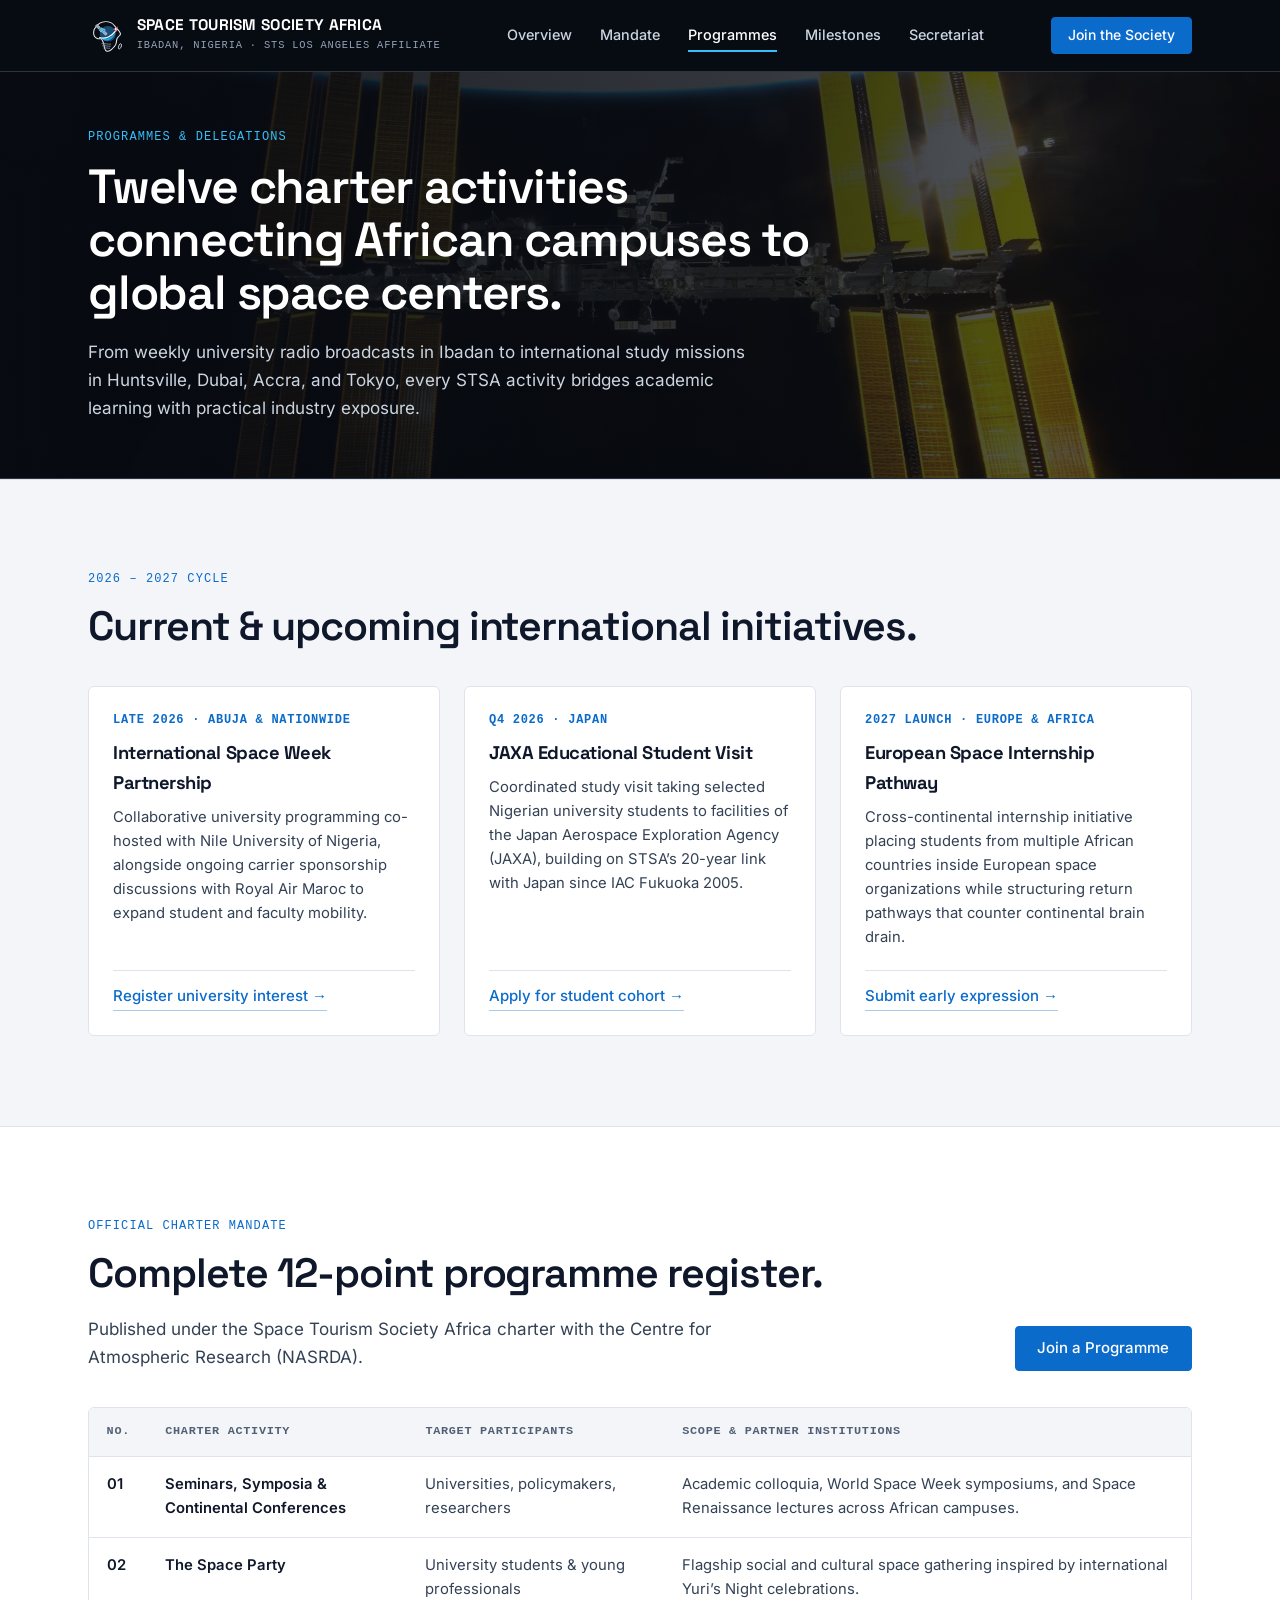
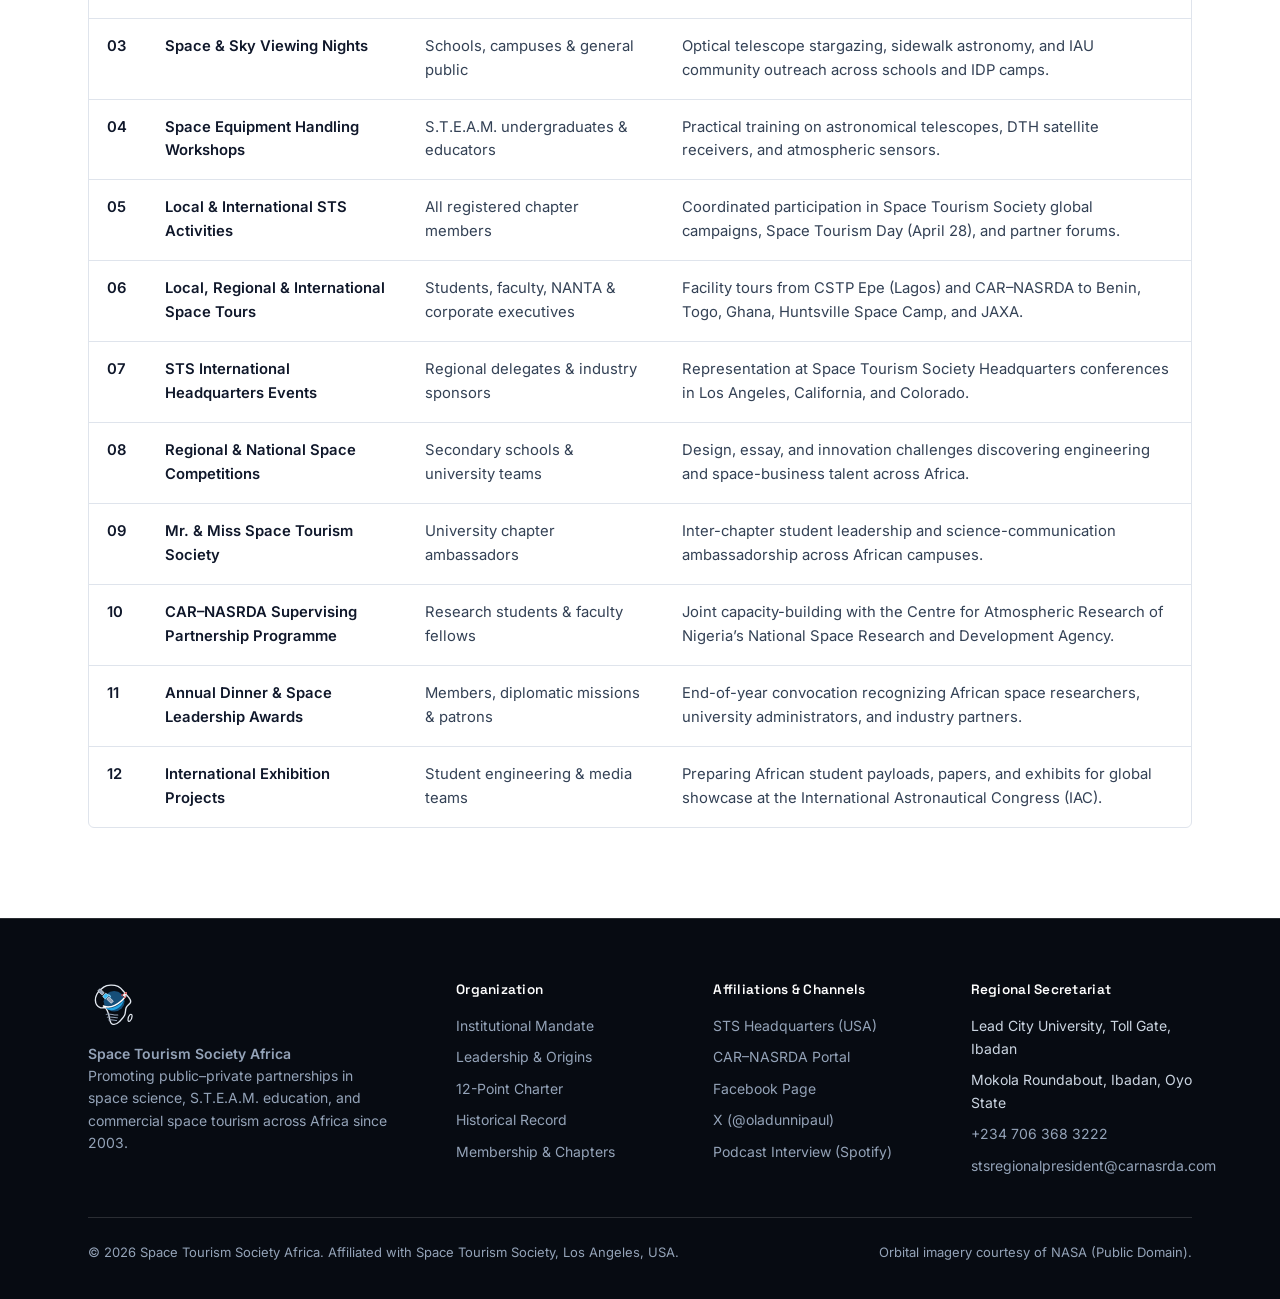
<file: programmes.html>
<!DOCTYPE html>
<html lang="en">
<head>
  <meta charset="utf-8">
  <meta name="viewport" content="width=device-width, initial-scale=1">
  <title>Programmes &amp; Delegations — Space Tourism Society Africa</title>
  <meta name="description" content="Explore Space Tourism Society Africa's 12 official charter programmes, U.S. Space Camp Huntsville delegations, JAXA study visits, European student internships, and Lead City 89.1 FM radio broadcast.">
  <link rel="icon" type="image/svg+xml" href="assets/images/favicon.svg">
  <link rel="stylesheet" href="css/styles.css">
</head>
<body>
  <a class="skip-link" href="#main-content">Skip to main content</a>

  <header class="site-header is-solid" data-always-solid="true">
    <div class="container header-inner">
      <a class="brand" href="index.html" aria-label="Space Tourism Society Africa Home">
        <img class="brand-emblem" src="assets/images/stsa-mark-light.svg" width="38" height="38" alt="">
        <span class="brand-text">
          <span class="brand-name">SPACE TOURISM SOCIETY AFRICA</span>
          <span class="brand-sub">Ibadan, Nigeria &middot; STS Los Angeles Affiliate</span>
        </span>
      </a>

      <nav class="site-nav" aria-label="Primary navigation">
        <a href="index.html">Overview</a>
        <a href="index.html#mandate">Mandate</a>
        <a href="programmes.html" aria-current="page">Programmes</a>
        <a href="index.html#milestones">Milestones</a>
        <a href="index.html#secretariat">Secretariat</a>
      </nav>

      <div class="header-actions">
        <a class="btn btn-primary btn-header" href="membership.html">Join the Society</a>
        <button class="nav-toggle" type="button" aria-expanded="false" aria-controls="mobile-menu" aria-label="Toggle navigation menu">
          <svg width="20" height="20" viewBox="0 0 24 24" fill="none" stroke="currentColor" stroke-width="2" stroke-linecap="round">
            <line x1="3" y1="6" x2="21" y2="6"></line>
            <line x1="3" y1="12" x2="21" y2="12"></line>
            <line x1="3" y1="18" x2="21" y2="18"></line>
          </svg>
        </button>
      </div>
    </div>

    <div class="mobile-menu" id="mobile-menu">
      <nav aria-label="Mobile navigation">
        <a href="index.html">Overview</a>
        <a href="index.html#mandate">Mandate</a>
        <a href="programmes.html">Programmes &amp; Delegations</a>
        <a href="index.html#milestones">Milestones</a>
        <a href="index.html#secretariat">Regional Secretariat</a>
      </nav>
      <a class="btn btn-primary mobile-cta" href="membership.html">Apply for Membership</a>
    </div>
  </header>

  <main id="main-content">
    <section class="page-hero page-hero--media">
      <div class="hero-media">
        <img
          src="assets/images/hero-iss-horizon.jpg"
          alt="International Space Station solar arrays silhouetted against Earth's horizon"
          width="1920"
          height="1267"
        >
      </div>
      <div class="container">
        <p class="eyebrow eyebrow--dark">Programmes &amp; Delegations</p>
        <h1>Twelve charter activities connecting African campuses to global space centers.</h1>
        <p class="section-lead">
          From weekly university radio broadcasts in Ibadan to international study missions in Huntsville, Dubai, Accra, and Tokyo, every STSA activity bridges academic learning with practical industry exposure.
        </p>
      </div>
    </section>

    <!-- Active 2026-2027 Missions -->
    <section class="section section--subtle" aria-labelledby="active-missions-heading">
      <div class="container">
        <p class="eyebrow">2026 – 2027 Cycle</p>
        <h2 class="section-title" id="active-missions-heading">Current &amp; upcoming international initiatives.</h2>

        <div class="delegation-split">
          <article class="delegation-item">
            <div>
              <div class="delegation-window">Late 2026 &middot; Abuja &amp; Nationwide</div>
              <h3>International Space Week Partnership</h3>
              <p>Collaborative university programming co-hosted with Nile University of Nigeria, alongside ongoing carrier sponsorship discussions with Royal Air Maroc to expand student and faculty mobility.</p>
            </div>
            <div class="delegation-meta">
              <a class="text-link" href="membership.html?track=Campus%20S.T.E.A.M.%20Chapter">Register university interest &rarr;</a>
            </div>
          </article>

          <article class="delegation-item">
            <div>
              <div class="delegation-window">Q4 2026 &middot; Japan</div>
              <h3>JAXA Educational Student Visit</h3>
              <p>Coordinated study visit taking selected Nigerian university students to facilities of the Japan Aerospace Exploration Agency (JAXA), building on STSA’s 20-year link with Japan since IAC Fukuoka 2005.</p>
            </div>
            <div class="delegation-meta">
              <a class="text-link" href="membership.html?track=JAXA%20%2F%20European%20Student%20Internships">Apply for student cohort &rarr;</a>
            </div>
          </article>

          <article class="delegation-item">
            <div>
              <div class="delegation-window">2027 Launch &middot; Europe &amp; Africa</div>
              <h3>European Space Internship Pathway</h3>
              <p>Cross-continental internship initiative placing students from multiple African countries inside European space organizations while structuring return pathways that counter continental brain drain.</p>
            </div>
            <div class="delegation-meta">
              <a class="text-link" href="membership.html?track=JAXA%20%2F%20European%20Student%20Internships">Submit early expression &rarr;</a>
            </div>
          </article>
        </div>
      </div>
    </section>

    <!-- Complete 12-Point STSA Charter Table -->
    <section class="section" aria-labelledby="charter-table-heading">
      <div class="container">
        <div class="section-header-row">
          <div>
            <p class="eyebrow">Official Charter Mandate</p>
            <h2 class="section-title" id="charter-table-heading">Complete 12-point programme register.</h2>
            <p class="section-lead">
              Published under the Space Tourism Society Africa charter with the Centre for Atmospheric Research (NASRDA).
            </p>
          </div>
          <a class="btn btn-primary" href="membership.html">Join a Programme</a>
        </div>

        <div class="catalogue-table-wrap">
          <table class="catalogue-table">
            <thead>
              <tr>
                <th scope="col">No.</th>
                <th scope="col">Charter Activity</th>
                <th scope="col">Target Participants</th>
                <th scope="col">Scope &amp; Partner Institutions</th>
              </tr>
            </thead>
            <tbody>
              <tr>
                <td><strong>01</strong></td>
                <td><strong>Seminars, Symposia &amp; Continental Conferences</strong></td>
                <td>Universities, policymakers, researchers</td>
                <td>Academic colloquia, World Space Week symposiums, and Space Renaissance lectures across African campuses.</td>
              </tr>
              <tr>
                <td><strong>02</strong></td>
                <td><strong>The Space Party</strong></td>
                <td>University students &amp; young professionals</td>
                <td>Flagship social and cultural space gathering inspired by international Yuri’s Night celebrations.</td>
              </tr>
              <tr>
                <td><strong>03</strong></td>
                <td><strong>Space &amp; Sky Viewing Nights</strong></td>
                <td>Schools, campuses &amp; general public</td>
                <td>Optical telescope stargazing, sidewalk astronomy, and IAU community outreach across schools and IDP camps.</td>
              </tr>
              <tr>
                <td><strong>04</strong></td>
                <td><strong>Space Equipment Handling Workshops</strong></td>
                <td>S.T.E.A.M. undergraduates &amp; educators</td>
                <td>Practical training on astronomical telescopes, DTH satellite receivers, and atmospheric sensors.</td>
              </tr>
              <tr>
                <td><strong>05</strong></td>
                <td><strong>Local &amp; International STS Activities</strong></td>
                <td>All registered chapter members</td>
                <td>Coordinated participation in Space Tourism Society global campaigns, Space Tourism Day (April 28), and partner forums.</td>
              </tr>
              <tr>
                <td><strong>06</strong></td>
                <td><strong>Local, Regional &amp; International Space Tours</strong></td>
                <td>Students, faculty, NANTA &amp; corporate executives</td>
                <td>Facility tours from CSTP Epe (Lagos) and CAR–NASRDA to Benin, Togo, Ghana, Huntsville Space Camp, and JAXA.</td>
              </tr>
              <tr>
                <td><strong>07</strong></td>
                <td><strong>STS International Headquarters Events</strong></td>
                <td>Regional delegates &amp; industry sponsors</td>
                <td>Representation at Space Tourism Society Headquarters conferences in Los Angeles, California, and Colorado.</td>
              </tr>
              <tr>
                <td><strong>08</strong></td>
                <td><strong>Regional &amp; National Space Competitions</strong></td>
                <td>Secondary schools &amp; university teams</td>
                <td>Design, essay, and innovation challenges discovering engineering and space-business talent across Africa.</td>
              </tr>
              <tr>
                <td><strong>09</strong></td>
                <td><strong>Mr. &amp; Miss Space Tourism Society</strong></td>
                <td>University chapter ambassadors</td>
                <td>Inter-chapter student leadership and science-communication ambassadorship across African campuses.</td>
              </tr>
              <tr>
                <td><strong>10</strong></td>
                <td><strong>CAR–NASRDA Supervising Partnership Programme</strong></td>
                <td>Research students &amp; faculty fellows</td>
                <td>Joint capacity-building with the Centre for Atmospheric Research of Nigeria’s National Space Research and Development Agency.</td>
              </tr>
              <tr>
                <td><strong>11</strong></td>
                <td><strong>Annual Dinner &amp; Space Leadership Awards</strong></td>
                <td>Members, diplomatic missions &amp; patrons</td>
                <td>End-of-year convocation recognizing African space researchers, university administrators, and industry partners.</td>
              </tr>
              <tr>
                <td><strong>12</strong></td>
                <td><strong>International Exhibition Projects</strong></td>
                <td>Student engineering &amp; media teams</td>
                <td>Preparing African student payloads, papers, and exhibits for global showcase at the International Astronautical Congress (IAC).</td>
              </tr>
            </tbody>
          </table>
        </div>
      </div>
    </section>
  </main>

  <footer class="site-footer">
    <div class="container">
      <div class="footer-grid">
        <div class="footer-brand">
          <img src="assets/images/stsa-mark-light.svg" width="48" height="48" alt="Space Tourism Society Africa emblem">
          <p>
            <strong>Space Tourism Society Africa</strong><br>
            Promoting public–private partnerships in space science, S.T.E.A.M. education, and commercial space tourism across Africa since 2003.
          </p>
        </div>

        <div class="footer-col">
          <h4>Organization</h4>
          <ul class="footer-links">
            <li><a href="index.html#mandate">Institutional Mandate</a></li>
            <li><a href="index.html#leadership">Leadership &amp; Origins</a></li>
            <li><a href="programmes.html">12-Point Charter</a></li>
            <li><a href="index.html#milestones">Historical Record</a></li>
            <li><a href="membership.html">Membership &amp; Chapters</a></li>
          </ul>
        </div>

        <div class="footer-col">
          <h4>Affiliations &amp; Channels</h4>
          <ul class="footer-links">
            <li><a href="https://spacetourismsociety.org/sts-nigeria/" target="_blank" rel="noopener noreferrer">STS Headquarters (USA)</a></li>
            <li><a href="https://carnasrda.com/spacetourismsocietyafrica/" target="_blank" rel="noopener noreferrer">CAR–NASRDA Portal</a></li>
            <li><a href="https://www.facebook.com/SpaceTourismSocietyAfrica/" target="_blank" rel="noopener noreferrer">Facebook Page</a></li>
            <li><a href="https://x.com/oladunnipaul" target="_blank" rel="noopener noreferrer">X (@oladunnipaul)</a></li>
            <li><a href="https://open.spotify.com/episode/3y3xkBuPSXyBeI6J804isi" target="_blank" rel="noopener noreferrer">Podcast Interview (Spotify)</a></li>
          </ul>
        </div>

        <div class="footer-col">
          <h4>Regional Secretariat</h4>
          <ul class="footer-links">
            <li>Lead City University, Toll Gate, Ibadan</li>
            <li>Mokola Roundabout, Ibadan, Oyo State</li>
            <li><a href="tel:+2347063683222">+234 706 368 3222</a></li>
            <li><a href="mailto:stsregionalpresident@carnasrda.com">stsregionalpresident@carnasrda.com</a></li>
          </ul>
        </div>
      </div>

      <div class="footer-bottom">
        <span>&copy; 2026 Space Tourism Society Africa. Affiliated with Space Tourism Society, Los Angeles, USA.</span>
        <span>Orbital imagery courtesy of NASA (Public Domain).</span>
      </div>
    </div>
  </footer>

  <script src="js/main.js" defer></script>
</body>
</html>
</file>
<file: css/styles.css>
@font-face {
  font-family: "Space Grotesk";
  src: url("../assets/fonts/space-grotesk-500.woff2") format("woff2");
  font-weight: 500;
  font-style: normal;
  font-display: swap;
}

@font-face {
  font-family: "Space Grotesk";
  src: url("../assets/fonts/space-grotesk-600.woff2") format("woff2");
  font-weight: 600;
  font-style: normal;
  font-display: swap;
}

@font-face {
  font-family: "Space Grotesk";
  src: url("../assets/fonts/space-grotesk-700.woff2") format("woff2");
  font-weight: 700;
  font-style: normal;
  font-display: swap;
}

@font-face {
  font-family: "Inter";
  src: url("../assets/fonts/inter-400.woff2") format("woff2");
  font-weight: 400;
  font-style: normal;
  font-display: swap;
}

@font-face {
  font-family: "Inter";
  src: url("../assets/fonts/inter-500.woff2") format("woff2");
  font-weight: 500;
  font-style: normal;
  font-display: swap;
}

@font-face {
  font-family: "Inter";
  src: url("../assets/fonts/inter-600.woff2") format("woff2");
  font-weight: 600;
  font-style: normal;
  font-display: swap;
}

:root {
  --bg-white: #ffffff;
  --bg-subtle: #f3f5f8;
  --bg-dark: #070b12;
  --bg-navy: #0b1220;
  --bg-navy-elevated: #111b2e;

  --ink-primary: #0f172a;
  --ink-body: #334155;
  --ink-muted: #526075;
  --ink-on-dark: #f8fafc;
  --ink-on-dark-body: #cbd5e1;
  --ink-on-dark-muted: #94a3b8;

  --border-light: #dfe4ec;
  --border-strong: #cbd5e1;
  --border-dark: rgba(255, 255, 255, 0.14);

  --accent: #0b6bcb;
  --accent-hover: #0854a1;
  --accent-soft: #eef5fc;
  --accent-on-dark: #38bdf8;

  --font-display: "Space Grotesk", -apple-system, BlinkMacSystemFont, "Segoe UI", sans-serif;
  --font-sans: "Inter", -apple-system, BlinkMacSystemFont, "Segoe UI", sans-serif;
  --font-mono: ui-monospace, SFMono-Regular, Menlo, Monaco, Consolas, monospace;

  --container-max: 74rem;
  --header-height: 4.5rem;
  --radius-sm: 4px;
  --radius-md: 6px;
}

*,
*::before,
*::after {
  box-sizing: border-box;
}

html {
  scroll-behavior: smooth;
  -webkit-text-size-adjust: 100%;
}

body {
  margin: 0;
  font-family: var(--font-sans);
  font-size: 1rem;
  line-height: 1.62;
  color: var(--ink-body);
  background-color: var(--bg-white);
  -webkit-font-smoothing: antialiased;
  text-rendering: optimizeLegibility;
}

img {
  max-width: 100%;
  display: block;
}

a {
  color: inherit;
}

button,
input,
select,
textarea {
  font: inherit;
}

.skip-link {
  position: absolute;
  left: -9999px;
  top: 0;
  z-index: 200;
  padding: 0.75rem 1.25rem;
  background: var(--accent);
  color: #ffffff;
  font-weight: 600;
  text-decoration: none;
}

.skip-link:focus {
  left: 1rem;
  top: 1rem;
}

.container {
  width: 100%;
  max-width: var(--container-max);
  margin-inline: auto;
  padding-inline: clamp(1.25rem, 4vw, 2.5rem);
}

/* Typography primitives */
.eyebrow {
  margin: 0 0 0.875rem;
  font-family: var(--font-mono);
  font-size: 0.75rem;
  font-weight: 500;
  letter-spacing: 0.09em;
  text-transform: uppercase;
  color: var(--accent);
}

.eyebrow--dark {
  color: var(--accent-on-dark);
}

.eyebrow--muted {
  color: var(--ink-muted);
}

h1,
h2,
h3,
h4 {
  margin: 0;
  font-family: var(--font-display);
  color: var(--ink-primary);
  letter-spacing: -0.025em;
}

.section-title {
  font-size: clamp(1.85rem, 3.2vw, 2.65rem);
  font-weight: 600;
  line-height: 1.14;
}

.section-lead {
  margin: 1.125rem 0 0;
  max-width: 60ch;
  font-size: 1.0625rem;
  line-height: 1.65;
  color: var(--ink-body);
}

/* Buttons & links */
.btn {
  display: inline-flex;
  align-items: center;
  justify-content: center;
  gap: 0.5rem;
  padding: 0.78rem 1.35rem;
  border-radius: var(--radius-sm);
  border: 1px solid transparent;
  font-size: 0.9375rem;
  font-weight: 500;
  line-height: 1.2;
  text-decoration: none;
  cursor: pointer;
  transition: background-color 160ms ease, border-color 160ms ease, color 160ms ease;
}

.btn:focus-visible,
a:focus-visible,
button:focus-visible,
input:focus-visible,
select:focus-visible,
textarea:focus-visible {
  outline: 2px solid var(--accent-on-dark);
  outline-offset: 2px;
}

.btn-primary {
  background-color: var(--accent);
  border-color: var(--accent);
  color: #ffffff;
}

.btn-primary:hover {
  background-color: var(--accent-hover);
  border-color: var(--accent-hover);
}

.btn-outline-light {
  background-color: rgba(7, 11, 18, 0.45);
  border-color: rgba(255, 255, 255, 0.34);
  color: #ffffff;
}

.btn-outline-light:hover {
  background-color: rgba(255, 255, 255, 0.12);
  border-color: rgba(255, 255, 255, 0.65);
}

.btn-secondary {
  background-color: var(--bg-white);
  border-color: var(--border-strong);
  color: var(--ink-primary);
}

.btn-secondary:hover {
  background-color: var(--bg-subtle);
  border-color: var(--ink-muted);
}

.text-link {
  display: inline-flex;
  align-items: center;
  gap: 0.4rem;
  font-size: 0.9375rem;
  font-weight: 500;
  color: var(--accent);
  text-decoration: none;
  border-bottom: 1px solid rgba(11, 107, 203, 0.35);
  padding-bottom: 0.12rem;
  transition: border-color 160ms ease, color 160ms ease;
}

.text-link:hover {
  color: var(--accent-hover);
  border-bottom-color: var(--accent-hover);
}

.text-link--light {
  color: var(--accent-on-dark);
  border-bottom-color: rgba(56, 189, 248, 0.4);
}

.text-link--light:hover {
  color: #ffffff;
  border-bottom-color: #ffffff;
}

/* Site header */
.site-header {
  position: fixed;
  top: 0;
  left: 0;
  right: 0;
  z-index: 100;
  height: var(--header-height);
  border-bottom: 1px solid rgba(255, 255, 255, 0.12);
  background-color: rgba(7, 11, 18, 0.72);
  backdrop-filter: blur(10px);
  -webkit-backdrop-filter: blur(10px);
  transition: background-color 200ms ease, border-color 200ms ease;
}

.site-header.is-solid {
  background-color: #070b12;
  border-bottom-color: rgba(255, 255, 255, 0.16);
}

.header-inner {
  display: flex;
  align-items: center;
  justify-content: space-between;
  gap: 1.5rem;
  height: 100%;
}

.brand {
  display: inline-flex;
  align-items: center;
  gap: 0.7rem;
  text-decoration: none;
  color: #ffffff;
  min-width: 0;
}

.brand-emblem {
  width: 2.35rem;
  height: 2.35rem;
  object-fit: contain;
}

.brand-text {
  display: flex;
  flex-direction: column;
}

.brand-name {
  font-family: var(--font-display);
  font-size: 0.96rem;
  font-weight: 700;
  letter-spacing: 0.02em;
  line-height: 1.1;
  color: #ffffff;
}

.brand-sub {
  font-family: var(--font-mono);
  font-size: 0.65rem;
  letter-spacing: 0.08em;
  text-transform: uppercase;
  color: var(--ink-on-dark-muted);
  margin-top: 0.18rem;
}

.site-nav {
  display: flex;
  align-items: center;
  gap: 1.75rem;
}

.site-nav a {
  font-size: 0.9rem;
  font-weight: 500;
  color: var(--ink-on-dark-body);
  text-decoration: none;
  padding-block: 0.25rem;
  border-bottom: 2px solid transparent;
  transition: color 150ms ease, border-color 150ms ease;
}

.site-nav a:hover,
.site-nav a[aria-current="page"] {
  color: #ffffff;
  border-bottom-color: var(--accent-on-dark);
}

.header-actions {
  display: flex;
  align-items: center;
  gap: 0.75rem;
}

.btn-header {
  padding: 0.56rem 1rem;
  font-size: 0.875rem;
}

.nav-toggle {
  display: none;
  align-items: center;
  justify-content: center;
  width: 2.5rem;
  height: 2.5rem;
  padding: 0;
  background: transparent;
  border: 1px solid rgba(255, 255, 255, 0.24);
  border-radius: var(--radius-sm);
  color: #ffffff;
  cursor: pointer;
}

/* Mobile drawer */
.mobile-menu {
  display: none;
  background-color: #070b12;
  border-bottom: 1px solid var(--border-dark);
  padding: 1rem clamp(1.25rem, 4vw, 2.5rem) 1.5rem;
}

.mobile-menu.is-open {
  display: block;
}

.mobile-menu nav {
  display: flex;
  flex-direction: column;
  gap: 0.25rem;
}

.mobile-menu nav a {
  padding: 0.7rem 0;
  color: #f8fafc;
  text-decoration: none;
  font-size: 1rem;
  font-weight: 500;
  border-bottom: 1px solid rgba(255, 255, 255, 0.08);
}

.mobile-menu .mobile-cta {
  margin-top: 1rem;
  width: 100%;
}

/* Hero */
.hero {
  position: relative;
  min-height: min(100svh, 55rem);
  display: flex;
  flex-direction: column;
  justify-content: space-between;
  padding-top: calc(var(--header-height) + 2.75rem);
  background-color: var(--bg-dark);
  color: var(--ink-on-dark);
  overflow: hidden;
}

.hero-media {
  position: absolute;
  inset: 0;
  z-index: 0;
}

.hero-media img {
  width: 100%;
  height: 100%;
  object-fit: cover;
  object-position: center 42%;
}

.hero-media::after {
  content: "";
  position: absolute;
  inset: 0;
  background:
    linear-gradient(96deg, rgba(7, 11, 18, 0.93) 0%, rgba(7, 11, 18, 0.8) 46%, rgba(7, 11, 18, 0.34) 100%),
    linear-gradient(180deg, rgba(7, 11, 18, 0.52) 0%, rgba(7, 11, 18, 0.08) 32%, rgba(7, 11, 18, 0.9) 100%);
}

.hero-body {
  position: relative;
  z-index: 1;
  margin-block: auto;
  padding-block: 1.5rem 2.25rem;
}

.hero-content {
  max-width: 42rem;
}

.hero-title {
  color: #ffffff;
  font-size: clamp(2.25rem, 4.4vw, 3.55rem);
  font-weight: 600;
  line-height: 1.07;
  letter-spacing: -0.03em;
}

.hero-description {
  margin: 1.25rem 0 0;
  max-width: 54ch;
  font-size: clamp(1rem, 1.3vw, 1.125rem);
  line-height: 1.6;
  color: #e2e8f0;
}

.hero-actions {
  margin-top: 1.75rem;
  display: flex;
  flex-wrap: wrap;
  align-items: center;
  gap: 0.875rem;
}

.hero-ledger-wrap {
  position: relative;
  z-index: 1;
  border-top: 1px solid rgba(255, 255, 255, 0.16);
  background-color: rgba(7, 11, 18, 0.68);
  backdrop-filter: blur(8px);
  -webkit-backdrop-filter: blur(8px);
}

.hero-ledger {
  display: grid;
  grid-template-columns: repeat(4, minmax(0, 1fr));
  gap: 1.5rem;
  padding-block: 1.15rem;
}

.ledger-item {
  border-left: 1px solid rgba(255, 255, 255, 0.16);
  padding-left: 1rem;
}

.ledger-item:first-child {
  border-left: 0;
  padding-left: 0;
}

.ledger-value {
  display: block;
  font-family: var(--font-display);
  font-size: 1.2rem;
  font-weight: 600;
  color: #ffffff;
  letter-spacing: -0.02em;
}

.ledger-label {
  display: block;
  margin-top: 0.2rem;
  font-size: 0.8125rem;
  line-height: 1.4;
  color: var(--ink-on-dark-body);
}

/* Subpage compact header hero */
.page-hero {
  position: relative;
  padding: calc(var(--header-height) + 3.5rem) 0 3.5rem;
  background-color: var(--bg-navy);
  color: var(--ink-on-dark);
  border-bottom: 1px solid var(--border-dark);
  overflow: hidden;
}

.page-hero--media .hero-media::after {
  background: linear-gradient(96deg, rgba(7, 11, 18, 0.94) 0%, rgba(7, 11, 18, 0.82) 58%, rgba(7, 11, 18, 0.58) 100%);
}

.page-hero .container {
  position: relative;
  z-index: 1;
}

.page-hero h1 {
  color: #ffffff;
  font-size: clamp(2rem, 3.8vw, 3rem);
  font-weight: 600;
  line-height: 1.1;
  max-width: 24ch;
}

.page-hero p.section-lead {
  color: #cbd5e1;
  max-width: 60ch;
}

/* Sections */
.section {
  padding-block: clamp(4.25rem, 7vw, 6.25rem);
}

.section--subtle {
  background-color: var(--bg-subtle);
  border-top: 1px solid var(--border-light);
  border-bottom: 1px solid var(--border-light);
}

.section--dark {
  background-color: var(--bg-navy);
  color: var(--ink-on-dark);
}

.section--dark h2,
.section--dark h3,
.section--dark h4 {
  color: #ffffff;
}

/* Section 1: Mandate split + numbered pillars */
.mandate-grid {
  display: grid;
  grid-template-columns: minmax(0, 5fr) minmax(0, 7fr);
  gap: clamp(2rem, 5vw, 4.5rem);
  align-items: start;
}

.mandate-aside {
  padding-top: 0.25rem;
}

.official-logo-box {
  margin-top: 1.75rem;
  padding: 1.35rem 1.5rem;
  border: 1px solid var(--border-light);
  border-radius: var(--radius-md);
  background-color: #fafbfc;
}

.official-logo-box img {
  height: 4.5rem;
  width: auto;
  object-fit: contain;
}

.affiliation-list {
  list-style: none;
  margin: 1.25rem 0 0;
  padding: 1rem 0 0;
  border-top: 1px solid var(--border-light);
  display: grid;
  gap: 0.65rem;
  font-size: 0.85rem;
}

.affiliation-list li {
  display: flex;
  justify-content: space-between;
  gap: 1rem;
}

.affiliation-key {
  color: var(--ink-muted);
  font-family: var(--font-mono);
  font-size: 0.75rem;
  text-transform: uppercase;
  letter-spacing: 0.05em;
  flex-shrink: 0;
}

.affiliation-val {
  color: var(--ink-primary);
  font-weight: 500;
  text-align: right;
}

.mandate-prose p {
  margin: 0 0 1.15rem;
  max-width: 64ch;
  font-size: 1.03rem;
  line-height: 1.68;
}

.mandate-prose p:last-child {
  margin-bottom: 0;
}

.pillars-list {
  margin-top: 2.5rem;
  border-top: 1px solid var(--border-light);
}

.pillar-row {
  display: grid;
  grid-template-columns: 3.25rem minmax(0, 1fr);
  gap: 1rem;
  padding-block: 1.35rem;
  border-bottom: 1px solid var(--border-light);
}

.pillar-num {
  font-family: var(--font-mono);
  font-size: 0.8125rem;
  font-weight: 600;
  color: var(--accent);
  padding-top: 0.22rem;
}

.pillar-row h3 {
  font-size: 1.125rem;
  font-weight: 600;
  margin-bottom: 0.35rem;
}

.pillar-row p {
  margin: 0;
  font-size: 0.95rem;
  color: var(--ink-body);
  max-width: 60ch;
}

/* Section 2: Leadership & founding profile */
.leadership-grid {
  display: grid;
  grid-template-columns: minmax(0, 5fr) minmax(0, 7fr);
  gap: clamp(2rem, 5vw, 4.5rem);
  align-items: start;
}

.portrait-stack {
  display: grid;
  gap: 1rem;
}

.media-frame {
  margin: 0;
  border-radius: var(--radius-md);
  overflow: hidden;
  border: 1px solid var(--border-light);
  background-color: #0f172a;
}

.media-frame img {
  width: 100%;
  height: auto;
  aspect-ratio: 5 / 4;
  object-fit: cover;
  object-position: center top;
}

.media-caption {
  padding: 0.75rem 1rem;
  background-color: var(--bg-white);
  border-top: 1px solid var(--border-light);
  font-size: 0.8125rem;
  line-height: 1.45;
  color: var(--ink-muted);
}

.media-caption strong {
  color: var(--ink-primary);
  font-weight: 600;
}

.archival-card {
  display: grid;
  grid-template-columns: 6.25rem minmax(0, 1fr);
  gap: 1rem;
  align-items: center;
  padding: 0.85rem;
  border: 1px solid var(--border-light);
  border-radius: var(--radius-md);
  background-color: var(--bg-white);
}

.archival-card img {
  width: 6.25rem;
  height: 6.25rem;
  object-fit: cover;
  object-position: center top;
  border-radius: var(--radius-sm);
}

.archival-meta {
  font-size: 0.825rem;
  line-height: 1.45;
  color: var(--ink-body);
}

.archival-meta span {
  display: block;
  font-family: var(--font-mono);
  font-size: 0.7rem;
  text-transform: uppercase;
  letter-spacing: 0.06em;
  color: var(--accent);
  margin-bottom: 0.25rem;
}

.leadership-body p {
  margin: 1.15rem 0 0;
  max-width: 62ch;
}

.radio-callout {
  margin-top: 1.75rem;
  padding: 1.2rem 1.35rem;
  background-color: var(--bg-white);
  border: 1px solid var(--border-light);
  border-left: 3px solid var(--accent);
  border-radius: var(--radius-sm);
}

.radio-callout-head {
  display: flex;
  flex-wrap: wrap;
  align-items: baseline;
  justify-content: space-between;
  gap: 0.5rem;
  margin-bottom: 0.35rem;
}

.radio-callout-title {
  font-family: var(--font-display);
  font-size: 1rem;
  font-weight: 600;
  color: var(--ink-primary);
}

.radio-freq {
  font-family: var(--font-mono);
  font-size: 0.75rem;
  font-weight: 600;
  color: var(--accent);
  background: var(--accent-soft);
  padding: 0.15rem 0.5rem;
  border-radius: 3px;
}

.radio-callout p {
  margin: 0;
  font-size: 0.9rem;
  color: var(--ink-body);
}

/* Section 3: Interactive Programmes Tabs */
.section-header-row {
  display: flex;
  flex-wrap: wrap;
  align-items: flex-end;
  justify-content: space-between;
  gap: 1.5rem;
  margin-bottom: 2.25rem;
}

.tabs-bar {
  display: flex;
  flex-wrap: wrap;
  gap: 0.5rem;
  border-bottom: 1px solid var(--border-light);
  padding-bottom: 1rem;
  margin-bottom: 2rem;
}

.tab-btn {
  padding: 0.52rem 0.85rem;
  border: 1px solid var(--border-light);
  border-radius: var(--radius-sm);
  background-color: var(--bg-white);
  color: var(--ink-body);
  font-size: 0.84rem;
  font-weight: 500;
  white-space: nowrap;
  cursor: pointer;
  transition: background-color 150ms ease, color 150ms ease, border-color 150ms ease;
}

.tab-btn:hover {
  background-color: var(--bg-subtle);
  color: var(--ink-primary);
}

.tab-btn[aria-selected="true"] {
  background-color: var(--ink-primary);
  border-color: var(--ink-primary);
  color: #ffffff;
}

.programme-panel {
  display: grid;
  grid-template-columns: minmax(0, 5fr) minmax(0, 7fr);
  gap: clamp(1.75rem, 4vw, 3.5rem);
  align-items: start;
}

.programme-panel[hidden] {
  display: none;
}

.programme-visual {
  margin: 0;
}

.programme-visual img {
  width: 100%;
  height: auto;
  aspect-ratio: 16 / 10;
  object-fit: cover;
  border-radius: var(--radius-md);
  border: 1px solid var(--border-light);
}

.programme-visual figcaption {
  margin-top: 0.65rem;
  font-size: 0.8rem;
  color: var(--ink-muted);
  line-height: 1.45;
}

.programme-items {
  display: grid;
  gap: 1.15rem;
}

.programme-entry {
  padding-bottom: 1.15rem;
  border-bottom: 1px solid var(--border-light);
}

.programme-entry:last-child {
  border-bottom: 0;
  padding-bottom: 0;
}

.programme-entry-meta {
  font-family: var(--font-mono);
  font-size: 0.72rem;
  letter-spacing: 0.06em;
  text-transform: uppercase;
  color: var(--accent);
  margin-bottom: 0.25rem;
}

.programme-entry h3 {
  font-size: 1.075rem;
  font-weight: 600;
  margin-bottom: 0.3rem;
}

.programme-entry p {
  margin: 0;
  font-size: 0.9375rem;
  color: var(--ink-body);
}

/* Section 4: Chronological Milestones (Dark Navy Ledger) */
.timeline-controls {
  display: flex;
  flex-wrap: wrap;
  gap: 0.5rem;
  margin-top: 1.5rem;
}

.filter-chip {
  padding: 0.45rem 0.85rem;
  border: 1px solid var(--border-dark);
  border-radius: var(--radius-sm);
  background: transparent;
  color: var(--ink-on-dark-body);
  font-size: 0.825rem;
  font-weight: 500;
  cursor: pointer;
  transition: background-color 150ms ease, color 150ms ease, border-color 150ms ease;
}

.filter-chip:hover {
  border-color: rgba(255, 255, 255, 0.4);
  color: #ffffff;
}

.filter-chip.is-active {
  background-color: var(--accent);
  border-color: var(--accent);
  color: #ffffff;
}

.timeline-ledger {
  margin-top: 2rem;
  border-top: 1px solid var(--border-dark);
}

.timeline-row {
  display: grid;
  grid-template-columns: 8.5rem minmax(0, 14rem) minmax(0, 1fr);
  gap: 1.5rem;
  padding-block: 1.35rem;
  border-bottom: 1px solid var(--border-dark);
  align-items: baseline;
}

.timeline-row[hidden] {
  display: none;
}

.timeline-year {
  font-family: var(--font-mono);
  font-size: 0.875rem;
  font-weight: 600;
  color: var(--accent-on-dark);
  font-variant-numeric: tabular-nums;
}

.timeline-place {
  font-family: var(--font-mono);
  font-size: 0.775rem;
  text-transform: uppercase;
  letter-spacing: 0.05em;
  color: var(--ink-on-dark-muted);
}

.timeline-detail h3 {
  font-size: 1.0625rem;
  font-weight: 600;
  color: #ffffff;
  margin-bottom: 0.3rem;
}

.timeline-detail p {
  margin: 0;
  font-size: 0.9375rem;
  color: var(--ink-on-dark-body);
  max-width: 64ch;
}

/* Section 5: Secretariat, Directorate & Membership Form */
.contact-split {
  display: grid;
  grid-template-columns: minmax(0, 5fr) minmax(0, 7fr);
  gap: clamp(2rem, 5vw, 4rem);
  align-items: start;
}

.office-list {
  margin-top: 1.75rem;
  display: grid;
  gap: 1.35rem;
}

.office-block {
  padding-bottom: 1.25rem;
  border-bottom: 1px solid var(--border-light);
}

.office-block:last-child {
  border-bottom: 0;
  padding-bottom: 0;
}

.office-block h3 {
  font-size: 0.95rem;
  font-weight: 600;
  margin-bottom: 0.3rem;
}

.office-block p {
  margin: 0;
  font-size: 0.9rem;
  color: var(--ink-body);
}

.office-block a {
  color: var(--accent);
  text-decoration: none;
}

.office-block a:hover {
  text-decoration: underline;
}

.directorate-tags {
  display: flex;
  flex-wrap: wrap;
  gap: 0.45rem;
  margin-top: 0.65rem;
}

.directorate-tag {
  font-size: 0.78rem;
  padding: 0.25rem 0.6rem;
  border: 1px solid var(--border-light);
  border-radius: 3px;
  background-color: var(--bg-subtle);
  color: var(--ink-primary);
}

/* Membership form */
.form-panel {
  background-color: var(--bg-subtle);
  border: 1px solid var(--border-light);
  border-radius: var(--radius-md);
  padding: clamp(1.5rem, 3vw, 2.25rem);
}

.form-panel--white {
  background-color: var(--bg-white);
}

.form-panel h3 {
  font-size: 1.35rem;
  margin-bottom: 0.35rem;
}

.form-panel > p {
  margin: 0 0 1.5rem;
  font-size: 0.925rem;
  color: var(--ink-muted);
}

.form-grid {
  display: grid;
  grid-template-columns: repeat(2, minmax(0, 1fr));
  gap: 1rem 1.15rem;
}

.form-field {
  display: flex;
  flex-direction: column;
  gap: 0.35rem;
}

.form-field--full {
  grid-column: 1 / -1;
}

.form-field label {
  font-size: 0.825rem;
  font-weight: 600;
  color: var(--ink-primary);
}

.form-field input,
.form-field select,
.form-field textarea {
  width: 100%;
  padding: 0.65rem 0.8rem;
  border: 1px solid var(--border-strong);
  border-radius: var(--radius-sm);
  background-color: var(--bg-white);
  color: var(--ink-primary);
  font-size: 0.9375rem;
  transition: border-color 140ms ease, box-shadow 140ms ease;
}

.form-field textarea {
  min-height: 6rem;
  resize: vertical;
}

.form-field input:focus,
.form-field select:focus,
.form-field textarea:focus {
  outline: none;
  border-color: var(--accent);
  box-shadow: 0 0 0 3px rgba(11, 107, 203, 0.14);
}

.form-actions {
  margin-top: 1.35rem;
  display: flex;
  flex-wrap: wrap;
  align-items: center;
  gap: 0.75rem;
}

.form-note {
  margin: 0.85rem 0 0;
  font-size: 0.8rem;
  color: var(--ink-muted);
}

.form-status {
  margin-top: 1.25rem;
  padding: 1.1rem 1.2rem;
  border-radius: var(--radius-sm);
  border: 1px solid #b6d4fe;
  background-color: var(--accent-soft);
  color: var(--ink-primary);
  font-size: 0.9rem;
}

.form-status[hidden] {
  display: none;
}

.form-status h4 {
  font-size: 0.98rem;
  margin-bottom: 0.35rem;
}

.form-status p {
  margin: 0 0 0.75rem;
  font-size: 0.875rem;
  color: var(--ink-body);
}

.status-actions {
  display: flex;
  flex-wrap: wrap;
  gap: 0.6rem;
}

/* Subpage tables & detail blocks */
.catalogue-table-wrap {
  overflow-x: auto;
  border: 1px solid var(--border-light);
  border-radius: var(--radius-md);
  background: var(--bg-white);
}

.catalogue-table {
  width: 100%;
  border-collapse: collapse;
  text-align: left;
  font-size: 0.925rem;
}

.catalogue-table th {
  padding: 0.9rem 1.1rem;
  background-color: var(--bg-subtle);
  border-bottom: 1px solid var(--border-light);
  font-family: var(--font-mono);
  font-size: 0.74rem;
  font-weight: 600;
  letter-spacing: 0.06em;
  text-transform: uppercase;
  color: var(--ink-muted);
}

.catalogue-table td {
  padding: 1rem 1.1rem;
  border-bottom: 1px solid var(--border-light);
  vertical-align: top;
}

.catalogue-table tr:last-child td {
  border-bottom: 0;
}

.catalogue-table td strong {
  color: var(--ink-primary);
}

.delegation-split {
  display: grid;
  grid-template-columns: repeat(3, minmax(0, 1fr));
  gap: 1.5rem;
  margin-top: 2.25rem;
}

.delegation-item {
  padding: 1.5rem;
  background-color: var(--bg-white);
  border: 1px solid var(--border-light);
  border-radius: var(--radius-md);
  display: flex;
  flex-direction: column;
  justify-content: space-between;
}

.delegation-window {
  font-family: var(--font-mono);
  font-size: 0.75rem;
  font-weight: 600;
  text-transform: uppercase;
  letter-spacing: 0.06em;
  color: var(--accent);
  margin-bottom: 0.5rem;
}

.delegation-item h3 {
  font-size: 1.15rem;
  margin-bottom: 0.5rem;
}

.delegation-item p {
  margin: 0 0 1.25rem;
  font-size: 0.925rem;
}

.delegation-meta {
  padding-top: 0.85rem;
  border-top: 1px solid var(--border-light);
  font-size: 0.8125rem;
  color: var(--ink-muted);
}

/* Footer */
.site-footer {
  background-color: var(--bg-dark);
  color: var(--ink-on-dark-body);
  border-top: 1px solid var(--border-dark);
  padding-block: 3.75rem 2.25rem;
}

.footer-grid {
  display: grid;
  grid-template-columns: minmax(0, 1.5fr) repeat(3, minmax(0, 1fr));
  gap: 2.25rem;
  padding-bottom: 2.5rem;
  border-bottom: 1px solid var(--border-dark);
}

.footer-brand img {
  height: 3.1rem;
  width: auto;
  margin-bottom: 0.9rem;
}

.footer-brand p {
  margin: 0;
  max-width: 34ch;
  font-size: 0.875rem;
  line-height: 1.6;
  color: var(--ink-on-dark-muted);
}

.footer-col h4 {
  color: #ffffff;
  font-size: 0.85rem;
  font-weight: 600;
  letter-spacing: 0.02em;
  margin-bottom: 0.9rem;
}

.footer-links {
  list-style: none;
  margin: 0;
  padding: 0;
  display: grid;
  gap: 0.55rem;
  font-size: 0.875rem;
}

.footer-links a {
  color: var(--ink-on-dark-muted);
  text-decoration: none;
  transition: color 150ms ease;
}

.footer-links a:hover {
  color: #ffffff;
}

.footer-bottom {
  padding-top: 1.5rem;
  display: flex;
  flex-wrap: wrap;
  justify-content: space-between;
  gap: 0.75rem 1.5rem;
  font-size: 0.8125rem;
  color: var(--ink-on-dark-muted);
}

/* Responsive breakpoints */
@media (max-width: 980px) {
  .mandate-grid,
  .leadership-grid,
  .programme-panel,
  .contact-split {
    grid-template-columns: 1fr;
  }

  .delegation-split {
    grid-template-columns: 1fr;
  }

  .hero-ledger {
    grid-template-columns: repeat(2, minmax(0, 1fr));
  }

  .ledger-item:nth-child(3) {
    border-left: 0;
    padding-left: 0;
  }

  .timeline-row {
    grid-template-columns: 7rem minmax(0, 1fr);
    gap: 0.35rem 1.25rem;
  }

  .timeline-place {
    grid-column: 2;
  }

  .timeline-detail {
    grid-column: 2;
  }

  .footer-grid {
    grid-template-columns: repeat(2, minmax(0, 1fr));
  }
}

@media (max-width: 780px) {
  .site-nav,
  .header-actions .btn-header {
    display: none;
  }

  .nav-toggle {
    display: inline-flex;
    flex-shrink: 0;
  }

  .tabs-bar {
    overflow-x: auto;
    flex-wrap: nowrap;
    padding-bottom: 0.75rem;
  }

  .hero {
    min-height: auto;
    padding-top: calc(var(--header-height) + 2.25rem);
  }

  .form-grid {
    grid-template-columns: 1fr;
  }
}

@media (max-width: 560px) {
  .brand-sub {
    display: none;
  }

  .brand-name {
    font-size: 0.86rem;
  }
  .hero-ledger {
    grid-template-columns: 1fr;
    gap: 1rem;
  }

  .ledger-item {
    border-left: 0;
    padding-left: 0;
    padding-top: 0.75rem;
    border-top: 1px solid rgba(255, 255, 255, 0.12);
  }

  .ledger-item:first-child {
    border-top: 0;
    padding-top: 0;
  }

  .timeline-row {
    grid-template-columns: 1fr;
  }

  .timeline-place,
  .timeline-detail {
    grid-column: 1;
  }

  .footer-grid {
    grid-template-columns: 1fr;
  }
}

@media print {
  .site-header,
  .mobile-menu,
  .hero-actions,
  .tabs-bar,
  .timeline-controls {
    display: none !important;
  }

  body {
    color: #000000;
  }
}
</file>
